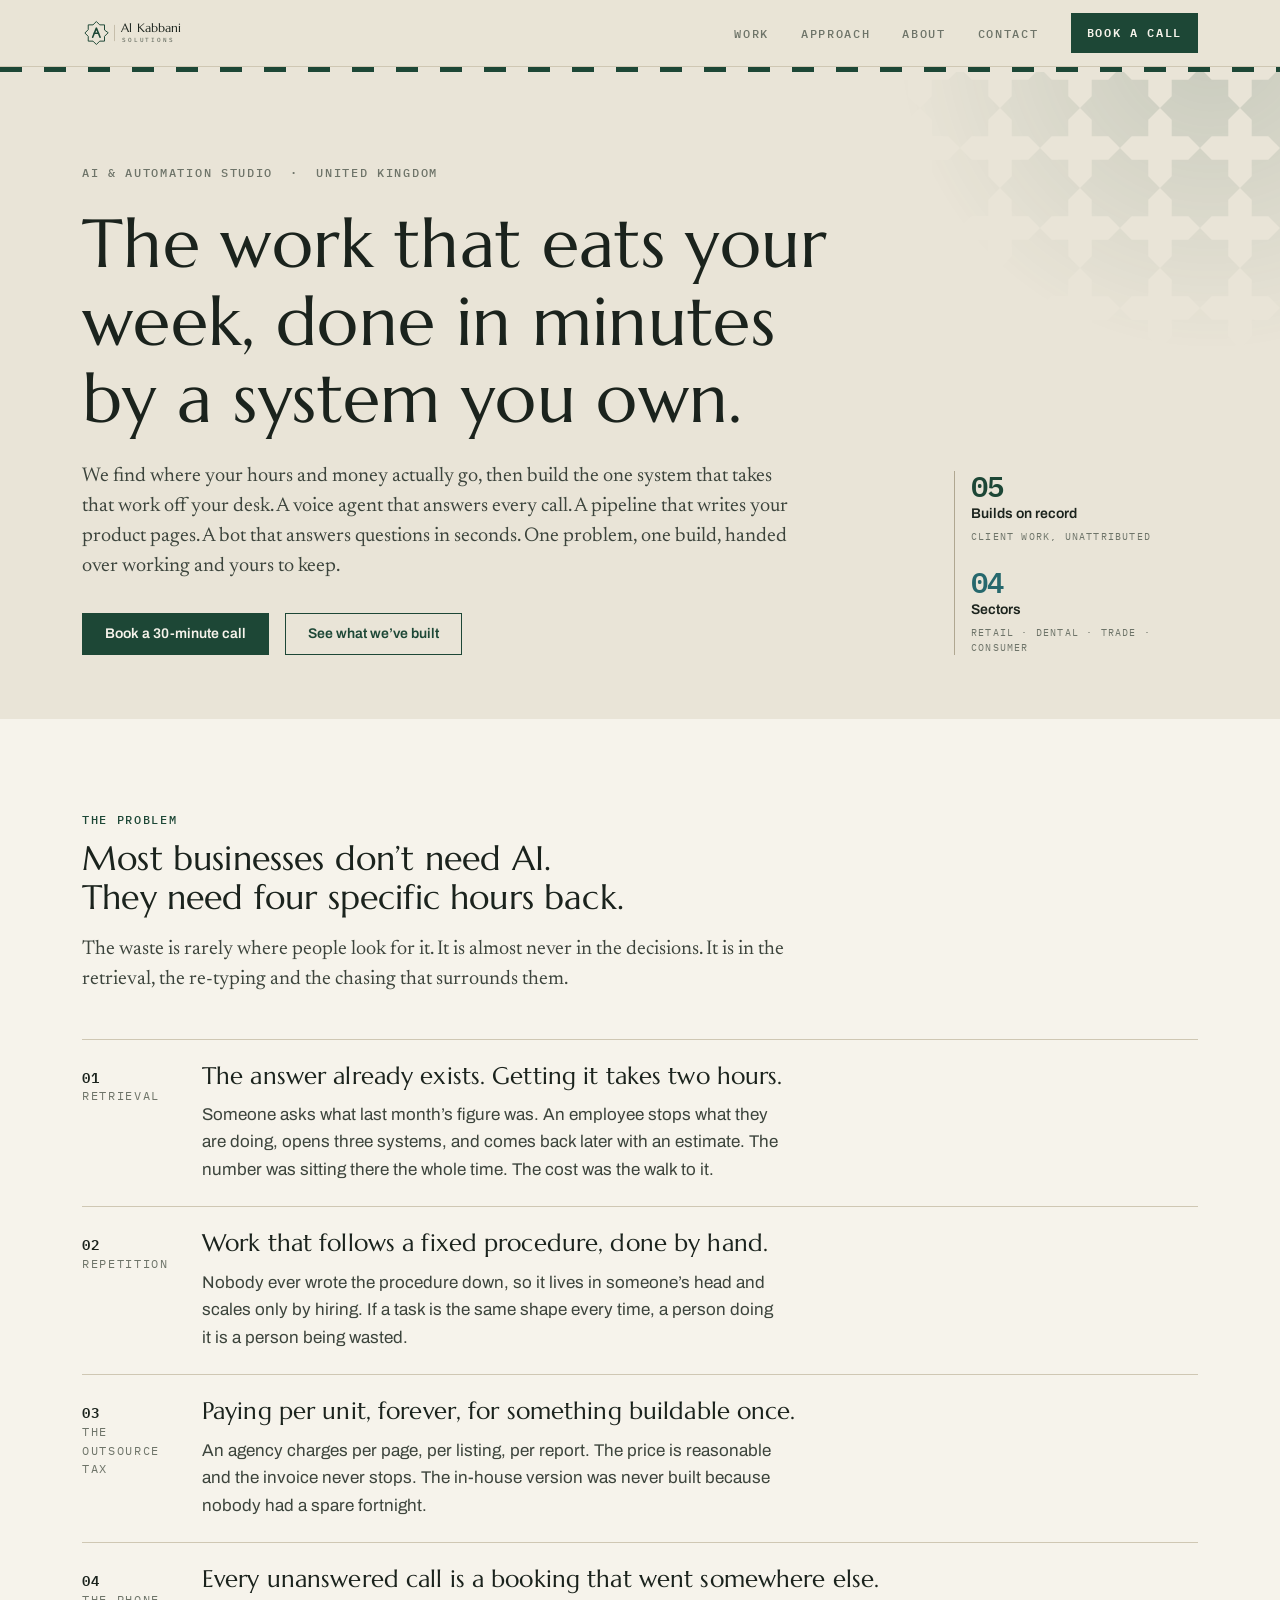
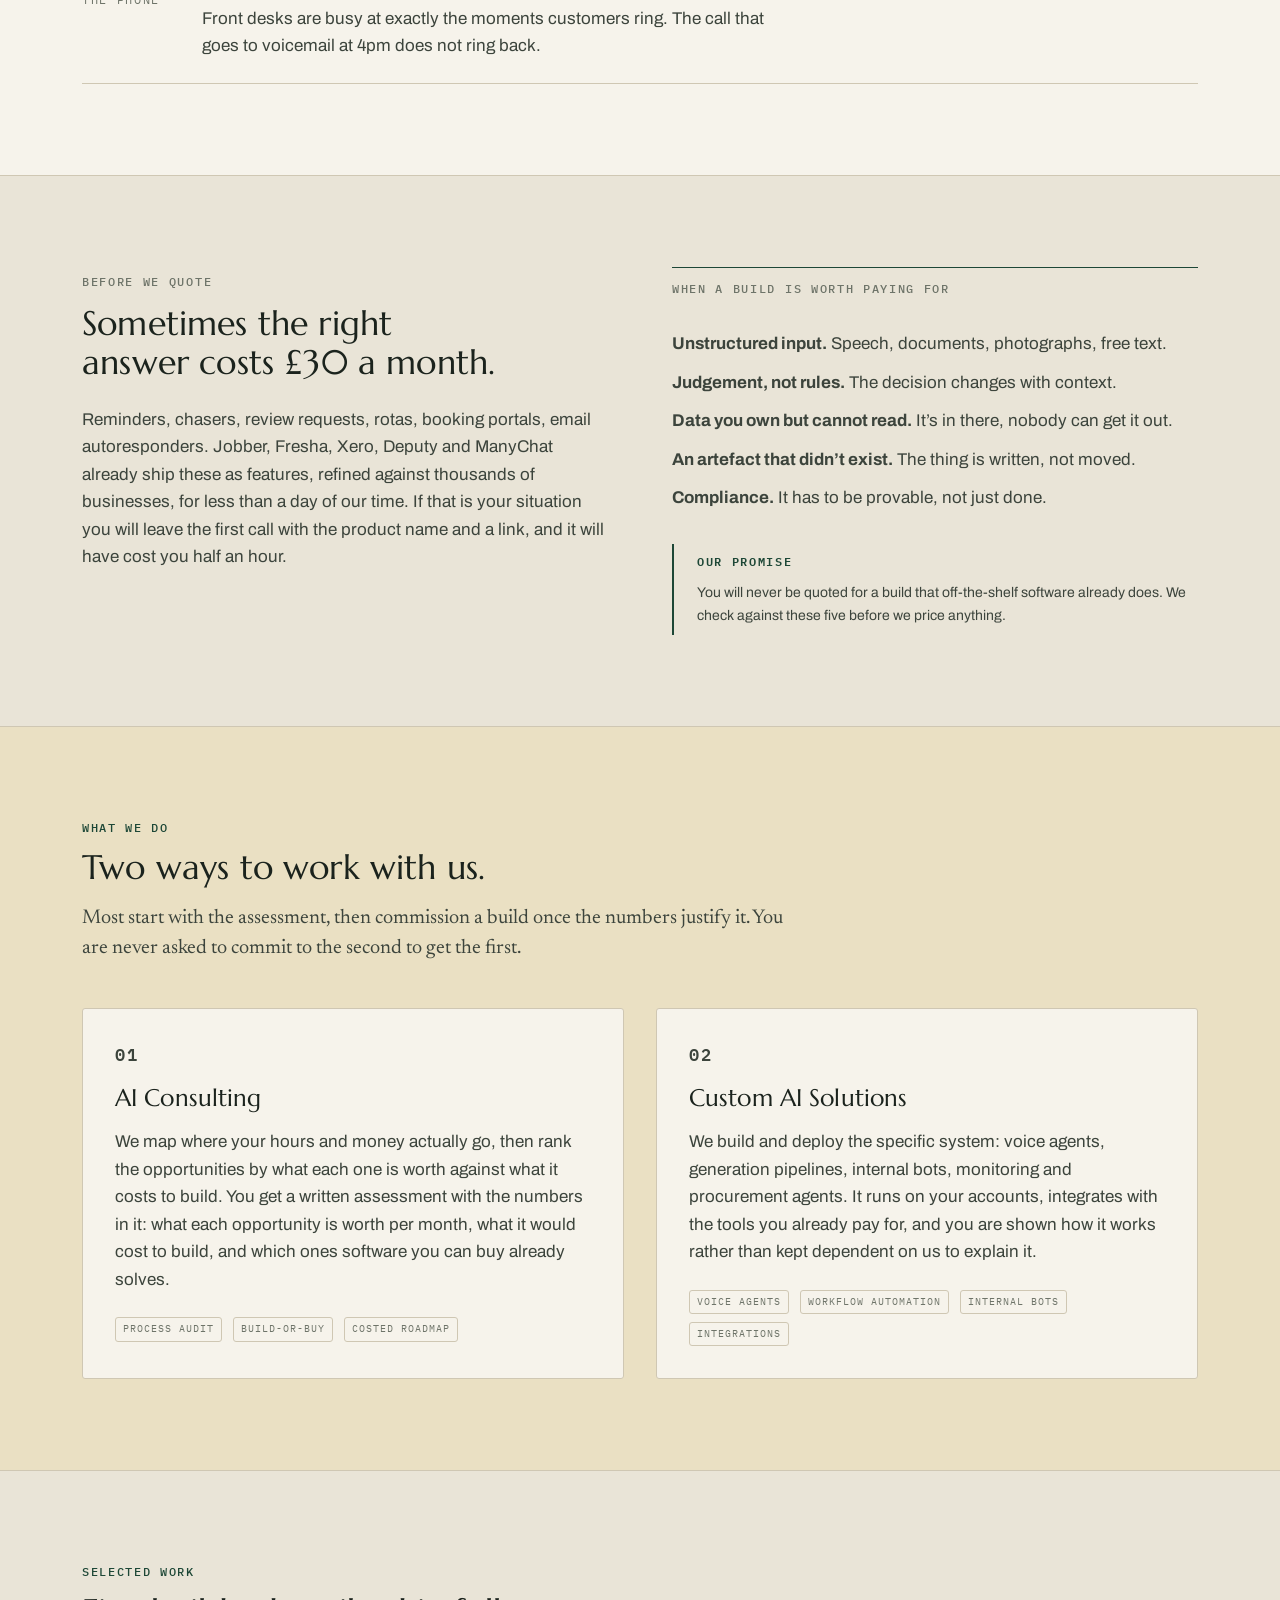
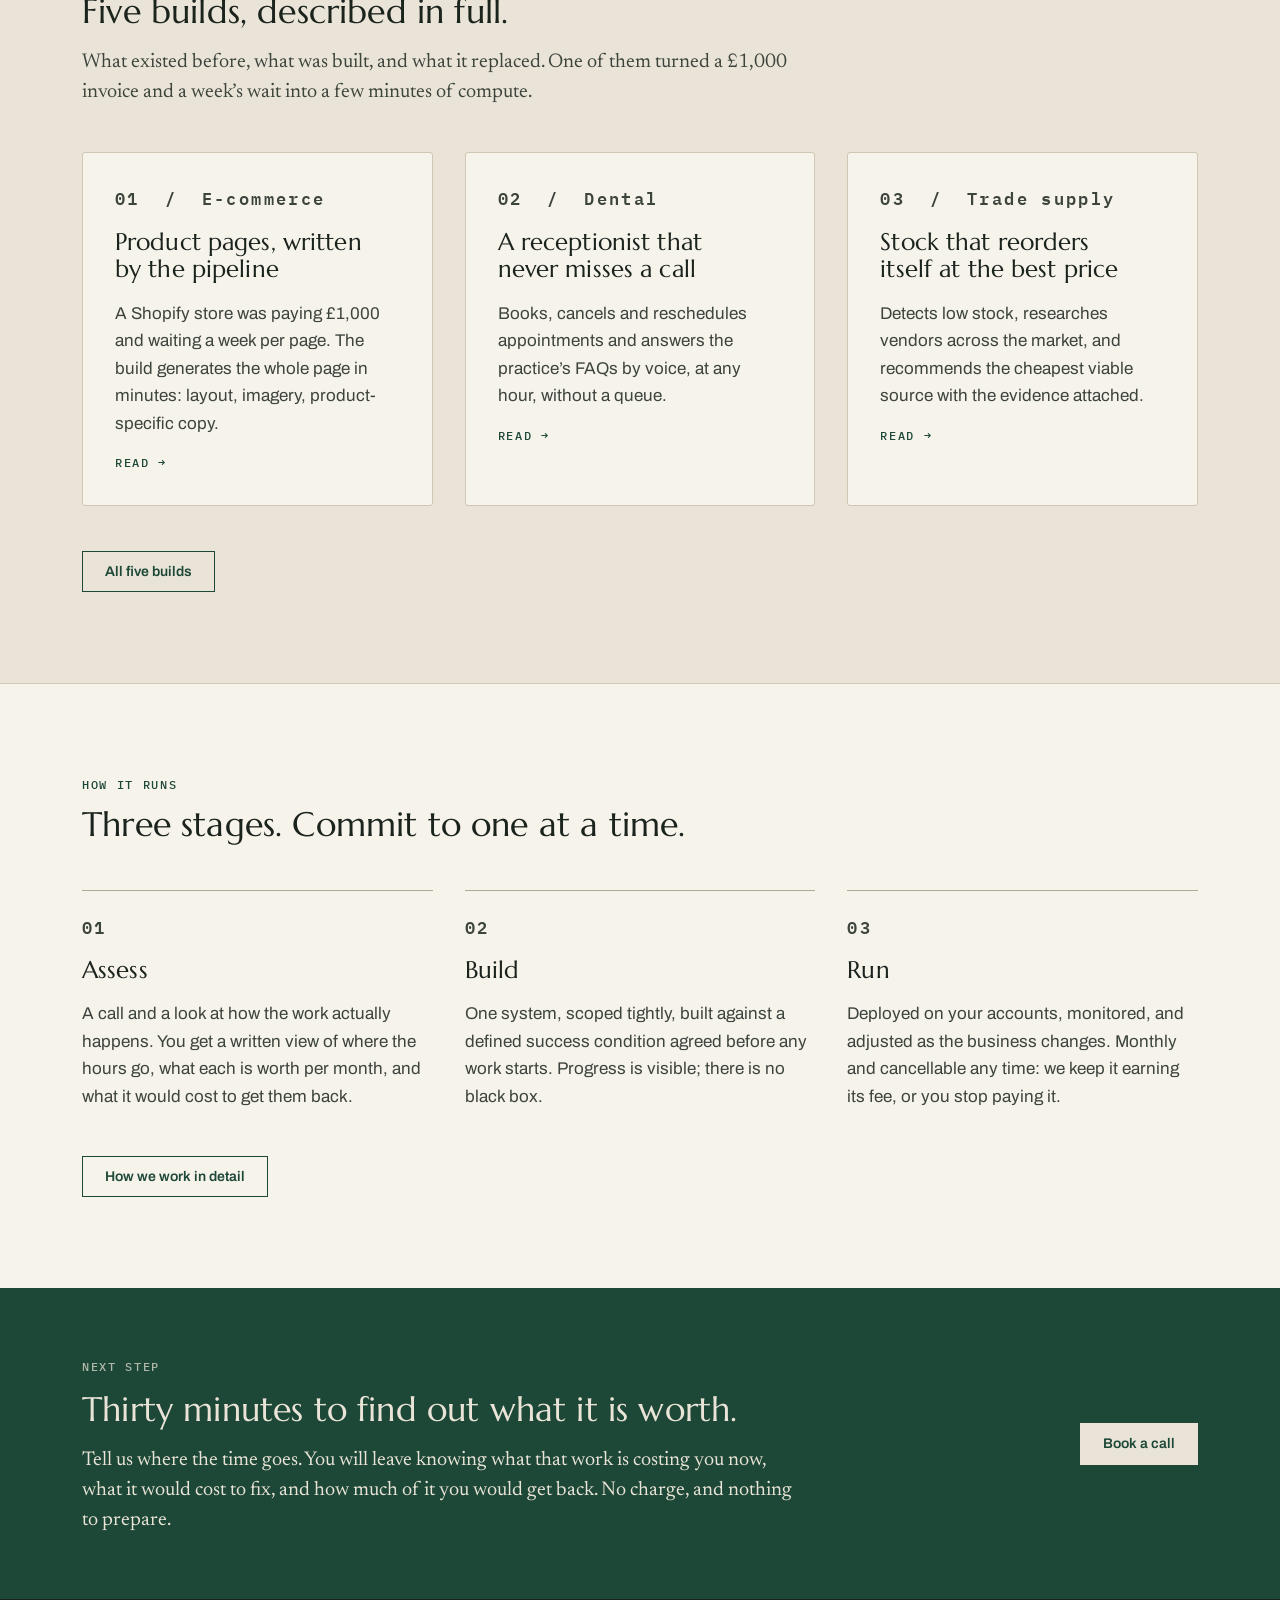
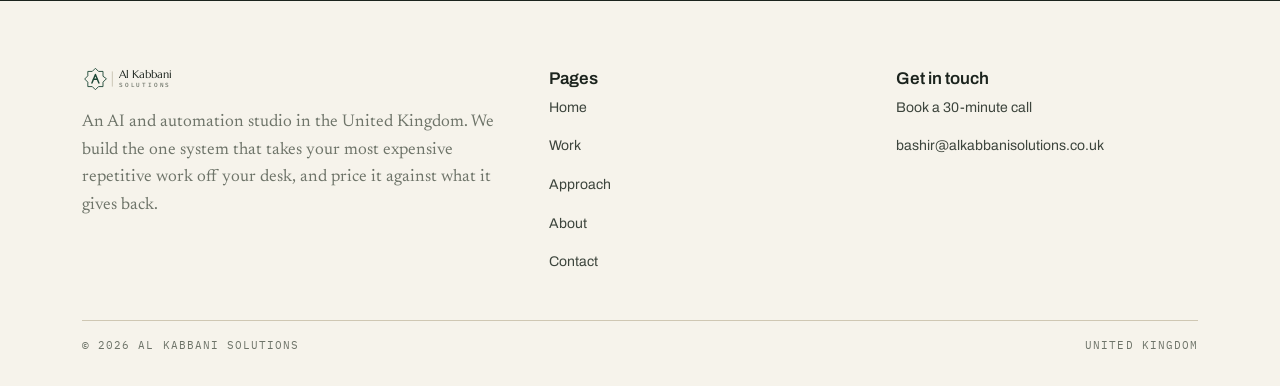
<file: index.html>
<!DOCTYPE html>
<html lang="en-GB">
<head>
<meta charset="UTF-8">
<meta name="viewport" content="width=device-width, initial-scale=1">
<title>Al Kabbani Solutions | AI &amp; Automation Studio</title>
<meta name="description" content="A UK AI and automation studio. We build the one system that takes your most expensive repetitive work off your desk: voice agents, generation pipelines, internal bots. Priced against what it gives back.">
<link rel="canonical" href="https://alkabbanisolutions.co.uk/">

<meta property="og:site_name" content="Al Kabbani Solutions">
<meta property="og:title" content="Al Kabbani Solutions | AI &amp; Automation Studio">
<meta property="og:description" content="A UK AI and automation studio. We build the one system that takes your most expensive repetitive work off your desk: voice agents, generation pipelines, internal bots. Priced against what it gives back.">
<meta property="og:type" content="website">
<meta property="og:url" content="https://alkabbanisolutions.co.uk/">
<meta name="twitter:card" content="summary">
<meta name="twitter:title" content="Al Kabbani Solutions | AI &amp; Automation Studio">
<meta name="twitter:description" content="A UK AI and automation studio. We build the one system that takes your most expensive repetitive work off your desk: voice agents, generation pipelines, internal bots. Priced against what it gives back.">

<link rel="icon" type="image/svg+xml" href="/images/favicon.svg">
<link rel="preconnect" href="https://fonts.googleapis.com">
<link rel="preconnect" href="https://fonts.gstatic.com" crossorigin>
<link rel="stylesheet" href="https://fonts.googleapis.com/css2?family=Archivo:ital,wdth,wght@0,62..125,400..700;1,62..125,400..700&family=IBM+Plex+Mono:wght@400;500;600&family=Marcellus&family=Newsreader:ital,opsz,wght@0,6..72,300..500;1,6..72,300..500&display=swap">
<link rel="stylesheet" href="/css/tokens.css">
<link rel="stylesheet" href="/css/style.css">

<!-- Meta Pixel Code -->
<script>
!function(f,b,e,v,n,t,s)
{if(f.fbq)return;n=f.fbq=function(){n.callMethod?
n.callMethod.apply(n,arguments):n.queue.push(arguments)};
if(!f._fbq)f._fbq=n;n.push=n;n.loaded=!0;n.version='2.0';
n.queue=[];t=b.createElement(e);t.async=!0;
t.src=v;s=b.getElementsByTagName(e)[0];
s.parentNode.insertBefore(t,s)}(window, document,'script',
'https://connect.facebook.net/en_US/fbevents.js');
fbq('init', '1883435145589844');
fbq('track', 'PageView');
</script>
<noscript><img height="1" width="1" style="display:none"
src="https://www.facebook.com/tr?id=1883435145589844&ev=PageView&noscript=1" alt=""/></noscript>
<!-- End Meta Pixel Code -->
</head>
<body>
<a href="#main" class="skip-link">Skip to content</a>

<header class="site-header" id="header">
  <nav class="nav wrap" aria-label="Primary">
    <a href="/" class="nav__logo" aria-label="Al Kabbani Solutions, home">
      <svg class="logo nav__logo-img" viewBox="0 0 296 48" role="img" aria-label="Al Kabbani Solutions">
        <g transform="translate(23 24) scale(0.46)" fill="none" stroke="var(--cypress)"
           stroke-linecap="round" stroke-linejoin="round">
          <polygon stroke-width="3.4" points="40,0 28.29,11.71 28.29,28.29 11.71,28.29 0,40 -11.71,28.29 -28.29,28.29 -28.29,11.71 -40,0 -28.29,-11.71 -28.29,-28.29 -11.71,-28.29 0,-40 11.71,-28.29 28.29,-28.29 28.29,-11.71"/>
          <path stroke-width="5.4" d="M-13 15 L0 -17 L13 15"/>
          <line stroke-width="5.4" x1="-7.4" y1="1.2" x2="7.4" y2="1.2"/>
        </g>
        <line x1="52" y1="11" x2="52" y2="37" stroke="var(--rule-firm)" stroke-width="1"/>
        <text class="logo__name" x="63" y="23">Al Kabbani</text>
        <text class="logo__sub"  x="63.5" y="38">SOLUTIONS</text>
      </svg>
    </a>
    <button class="nav__toggle" id="nav-toggle" aria-expanded="false" aria-controls="nav-menu" aria-label="Menu">
      <span></span>
    </button>
    <div class="nav__menu" id="nav-menu">
      <ul class="nav__list">
        <li><a href="/work/"     class="nav__link" >Work</a></li>
        <li><a href="/approach/" class="nav__link" >Approach</a></li>
        <li><a href="/about/"    class="nav__link" >About</a></li>
        <li><a href="/contact/"  class="nav__link" >Contact</a></li>
      </ul>
      <a href="/contact/" class="nav__cta">Book a call</a>
    </div>
  </nav>
</header>

<main id="main">
  <div class="ablaq band" aria-hidden="true"></div>

  <!-- ============================ HERO ============================ -->
  <section class="hero">
    <div class="hero__zellij" aria-hidden="true"><div class="zellij"></div></div>
    <div class="wrap hero__inner">
      <div>
        <p class="eyebrow hero__eyebrow">AI &amp; Automation Studio &nbsp;·&nbsp; United Kingdom</p>
        <h1>The work that eats your week, done in minutes by a system you own.</h1>
        <p class="lede">We find where your hours and money actually go, then build the one system that
          takes that work off your desk. A voice agent that answers every call. A pipeline that
          writes your product pages. A bot that answers questions in seconds. One problem, one
          build, handed over working and yours to keep.</p>
        <div class="hero__actions">
          <a href="/contact/" class="btn">Book a 30-minute call</a>
          <a href="/work/" class="btn btn--quiet">See what we&rsquo;ve built</a>
        </div>
      </div>
      <div class="hero__figs">
        <div class="figure cypress">
          <p class="fig-n">05</p>
          <p class="fig-l">Builds on record</p>
          <p class="fig-s">Client work, unattributed</p>
        </div>
        <div class="figure turquoise">
          <p class="fig-n">04</p>
          <p class="fig-l">Sectors</p>
          <p class="fig-s">Retail · Dental · Trade · Consumer</p>
        </div>
      </div>
    </div>
  </section>

  <!-- ============================ THE PROBLEM ============================ -->
  <section class="section section--surface">
    <div class="wrap">
      <div class="head">
        <span class="eyebrow">The problem</span>
        <h2>Most businesses don&rsquo;t need AI. They need four specific hours back.</h2>
        <p class="lede">The waste is rarely where people look for it. It is almost never in the
          decisions. It is in the retrieval, the re-typing and the chasing that surrounds them.</p>
      </div>

      <ol class="stack">
        <li>
          <div class="rail"><b>01</b>Retrieval</div>
          <div>
            <h3>The answer already exists. Getting it takes two hours.</h3>
            <p>Someone asks what last month&rsquo;s figure was. An employee stops what they are
              doing, opens three systems, and comes back later with an estimate. The number was
              sitting there the whole time. The cost was the walk to it.</p>
          </div>
        </li>
        <li>
          <div class="rail"><b>02</b>Repetition</div>
          <div>
            <h3>Work that follows a fixed procedure, done by hand.</h3>
            <p>Nobody ever wrote the procedure down, so it lives in someone&rsquo;s head and scales
              only by hiring. If a task is the same shape every time, a person doing it is a person
              being wasted.</p>
          </div>
        </li>
        <li>
          <div class="rail"><b>03</b>The outsource tax</div>
          <div>
            <h3>Paying per unit, forever, for something buildable once.</h3>
            <p>An agency charges per page, per listing, per report. The price is reasonable and the
              invoice never stops. The in-house version was never built because nobody had a
              spare fortnight.</p>
          </div>
        </li>
        <li>
          <div class="rail"><b>04</b>The phone</div>
          <div>
            <h3>Every unanswered call is a booking that went somewhere else.</h3>
            <p>Front desks are busy at exactly the moments customers ring. The call that goes to
              voicemail at 4pm does not ring back.</p>
          </div>
        </li>
      </ol>
    </div>
  </section>

  <!-- ============================ THE FILTER ============================ -->
  <section class="section">
    <div class="wrap">
      <div class="grid grid--2" style="gap:var(--s7)">
        <div>
          <span class="eyebrow">Before we quote</span>
          <h2 style="margin:var(--s2) 0 var(--s4)">Sometimes the right answer costs &pound;30 a month.</h2>
          <p class="prose">Reminders, chasers, review requests, rotas, booking portals, email
            autoresponders. Jobber, Fresha, Xero, Deputy and ManyChat already ship these as
            features, refined against thousands of businesses, for less than a day of our time.
            If that is your situation you will leave the first call with the product name and a
            link, and it will have cost you half an hour.</p>
        </div>
        <div>
          <div class="ruled"><span class="eyebrow">When a build is worth paying for</span></div>
          <ul class="prose" style="gap:var(--s2)">
            <li><strong>Unstructured input.</strong> Speech, documents, photographs, free text.</li>
            <li><strong>Judgement, not rules.</strong> The decision changes with context.</li>
            <li><strong>Data you own but cannot read.</strong> It&rsquo;s in there, nobody can get it out.</li>
            <li><strong>An artefact that didn&rsquo;t exist.</strong> The thing is written, not moved.</li>
            <li><strong>Compliance.</strong> It has to be provable, not just done.</li>
          </ul>
          <div class="note note--cypress" style="margin-top:var(--s5)">
            <b>Our promise</b>
            <p>You will never be quoted for a build that off-the-shelf software already does.
              We check against these five before we price anything.</p>
          </div>
        </div>
      </div>
    </div>
  </section>

  <!-- ============================ WHAT WE DO ============================ -->
  <section class="section section--tint">
    <div class="wrap">
      <div class="head">
        <span class="eyebrow">What we do</span>
        <h2>Two ways to work with us.</h2>
        <p class="lede">Most start with the assessment, then commission a build once the numbers
          justify it. You are never asked to commit to the second to get the first.</p>
      </div>
      <div class="grid grid--2">
        <div class="card">
          <p class="card__n">01</p>
          <h3>AI Consulting</h3>
          <p>We map where your hours and money actually go, then rank the opportunities by what
            each one is worth against what it costs to build. You get a written assessment with
            the numbers in it: what each opportunity is worth per month, what it would cost to
            build, and which ones software you can buy already solves.</p>
          <div class="tags">
            <span class="tag">Process audit</span><span class="tag">Build-or-buy</span>
            <span class="tag">Costed roadmap</span>
          </div>
        </div>
        <div class="card">
          <p class="card__n">02</p>
          <h3>Custom AI Solutions</h3>
          <p>We build and deploy the specific system: voice agents, generation pipelines, internal
            bots, monitoring and procurement agents. It runs on your accounts, integrates with the
            tools you already pay for, and you are shown how it works rather than kept dependent
            on us to explain it.</p>
          <div class="tags">
            <span class="tag">Voice agents</span><span class="tag">Workflow automation</span>
            <span class="tag">Internal bots</span><span class="tag">Integrations</span>
          </div>
        </div>
      </div>
    </div>
  </section>

  <!-- ============================ WORK PREVIEW ============================ -->
  <section class="section">
    <div class="wrap">
      <div class="head">
        <span class="eyebrow">Selected work</span>
        <h2>Five builds, described in full.</h2>
        <p class="lede">What existed before, what was built, and what it replaced. One of them turned
          a &pound;1,000 invoice and a week&rsquo;s wait into a few minutes of compute.</p>
      </div>
      <div class="grid grid--3">
        <a href="/work/#product-pages" class="card">
          <p class="card__n">01 &nbsp;/&nbsp; E-commerce</p>
          <h3>Product pages, written by the pipeline</h3>
          <p>A Shopify store was paying &pound;1,000 and waiting a week per page. The build
            generates the whole page in minutes: layout, imagery, product-specific copy.</p>
          <span class="eyebrow" style="color:var(--cypress)">Read &rarr;</span>
        </a>
        <a href="/work/#dental-receptionist" class="card">
          <p class="card__n">02 &nbsp;/&nbsp; Dental</p>
          <h3>A receptionist that never misses a call</h3>
          <p>Books, cancels and reschedules appointments and answers the practice&rsquo;s FAQs by
            voice, at any hour, without a queue.</p>
          <span class="eyebrow" style="color:var(--cypress)">Read &rarr;</span>
        </a>
        <a href="/work/#inventory" class="card">
          <p class="card__n">03 &nbsp;/&nbsp; Trade supply</p>
          <h3>Stock that reorders itself at the best price</h3>
          <p>Detects low stock, researches vendors across the market, and recommends the cheapest
            viable source with the evidence attached.</p>
          <span class="eyebrow" style="color:var(--cypress)">Read &rarr;</span>
        </a>
      </div>
      <div class="actions" style="margin-top:var(--s6)">
        <a href="/work/" class="btn btn--quiet">All five builds</a>
      </div>
    </div>
  </section>

  <!-- ============================ APPROACH PREVIEW ============================ -->
  <section class="section section--surface">
    <div class="wrap">
      <div class="head">
        <span class="eyebrow">How it runs</span>
        <h2>Three stages. Commit to one at a time.</h2>
      </div>
      <div class="grid grid--3">
        <div class="card plain">
          <p class="card__n">01</p>
          <h3>Assess</h3>
          <p>A call and a look at how the work actually happens. You get a written view of where the
            hours go, what each is worth per month, and what it would cost to get them back.</p>
        </div>
        <div class="card plain">
          <p class="card__n">02</p>
          <h3>Build</h3>
          <p>One system, scoped tightly, built against a defined success condition agreed before
            any work starts. Progress is visible; there is no black box.</p>
        </div>
        <div class="card plain">
          <p class="card__n">03</p>
          <h3>Run</h3>
          <p>Deployed on your accounts, monitored, and adjusted as the business changes. Monthly and
            cancellable any time: we keep it earning its fee, or you stop paying it.</p>
        </div>
      </div>
      <div class="actions" style="margin-top:var(--s6)">
        <a href="/approach/" class="btn btn--quiet">How we work in detail</a>
      </div>
    </div>
  </section>

  <!-- ============================ CTA ============================ -->
  <section class="section section--tight cta">
    <div class="wrap cta__inner">
      <div>
        <span class="eyebrow">Next step</span>
        <h2 style="margin:var(--s2) 0 var(--s3)">Thirty minutes to find out what it is worth.</h2>
        <p class="lede" style="margin:0">Tell us where the time goes. You will leave knowing what that
          work is costing you now, what it would cost to fix, and how much of it you would get
          back. No charge, and nothing to prepare.</p>
      </div>
      <div class="actions">
        <a href="/contact/" class="btn">Book a call</a>
      </div>
    </div>
  </section>
</main>

<footer class="site-footer">
  <div class="wrap">
    <div class="footer__top">
      <div>
        <svg class="logo footer__logo-img" viewBox="0 0 296 48" role="img" aria-label="Al Kabbani Solutions">
        <g transform="translate(23 24) scale(0.46)" fill="none" stroke="var(--cypress)"
           stroke-linecap="round" stroke-linejoin="round">
          <polygon stroke-width="3.4" points="40,0 28.29,11.71 28.29,28.29 11.71,28.29 0,40 -11.71,28.29 -28.29,28.29 -28.29,11.71 -40,0 -28.29,-11.71 -28.29,-28.29 -11.71,-28.29 0,-40 11.71,-28.29 28.29,-28.29 28.29,-11.71"/>
          <path stroke-width="5.4" d="M-13 15 L0 -17 L13 15"/>
          <line stroke-width="5.4" x1="-7.4" y1="1.2" x2="7.4" y2="1.2"/>
        </g>
        <line x1="52" y1="11" x2="52" y2="37" stroke="var(--rule-firm)" stroke-width="1"/>
        <text class="logo__name" x="63" y="23">Al Kabbani</text>
        <text class="logo__sub"  x="63.5" y="38">SOLUTIONS</text>
      </svg>
        <p class="footer__tag">An AI and automation studio in the United Kingdom. We build the one
          system that takes your most expensive repetitive work off your desk, and price it against
          what it gives back.</p>
      </div>
      <div>
        <h4>Pages</h4>
        <ul class="footer__list">
          <li><a href="/">Home</a></li>
          <li><a href="/work/">Work</a></li>
          <li><a href="/approach/">Approach</a></li>
          <li><a href="/about/">About</a></li>
          <li><a href="/contact/">Contact</a></li>
        </ul>
      </div>
      <div>
        <h4>Get in touch</h4>
        <ul class="footer__list">
          <li><a href="/contact/">Book a 30-minute call</a></li>
          <li><a href="mailto:bashir@alkabbanisolutions.co.uk">bashir@alkabbanisolutions.co.uk</a></li>
        </ul>
      </div>
    </div>
    <div class="footer__bottom">
      <span>&copy; 2026 Al Kabbani Solutions</span>
      <span>United Kingdom</span>
    </div>
  </div>
</footer>

<script src="/js/main.js"></script>
</body>
</html>
</file>
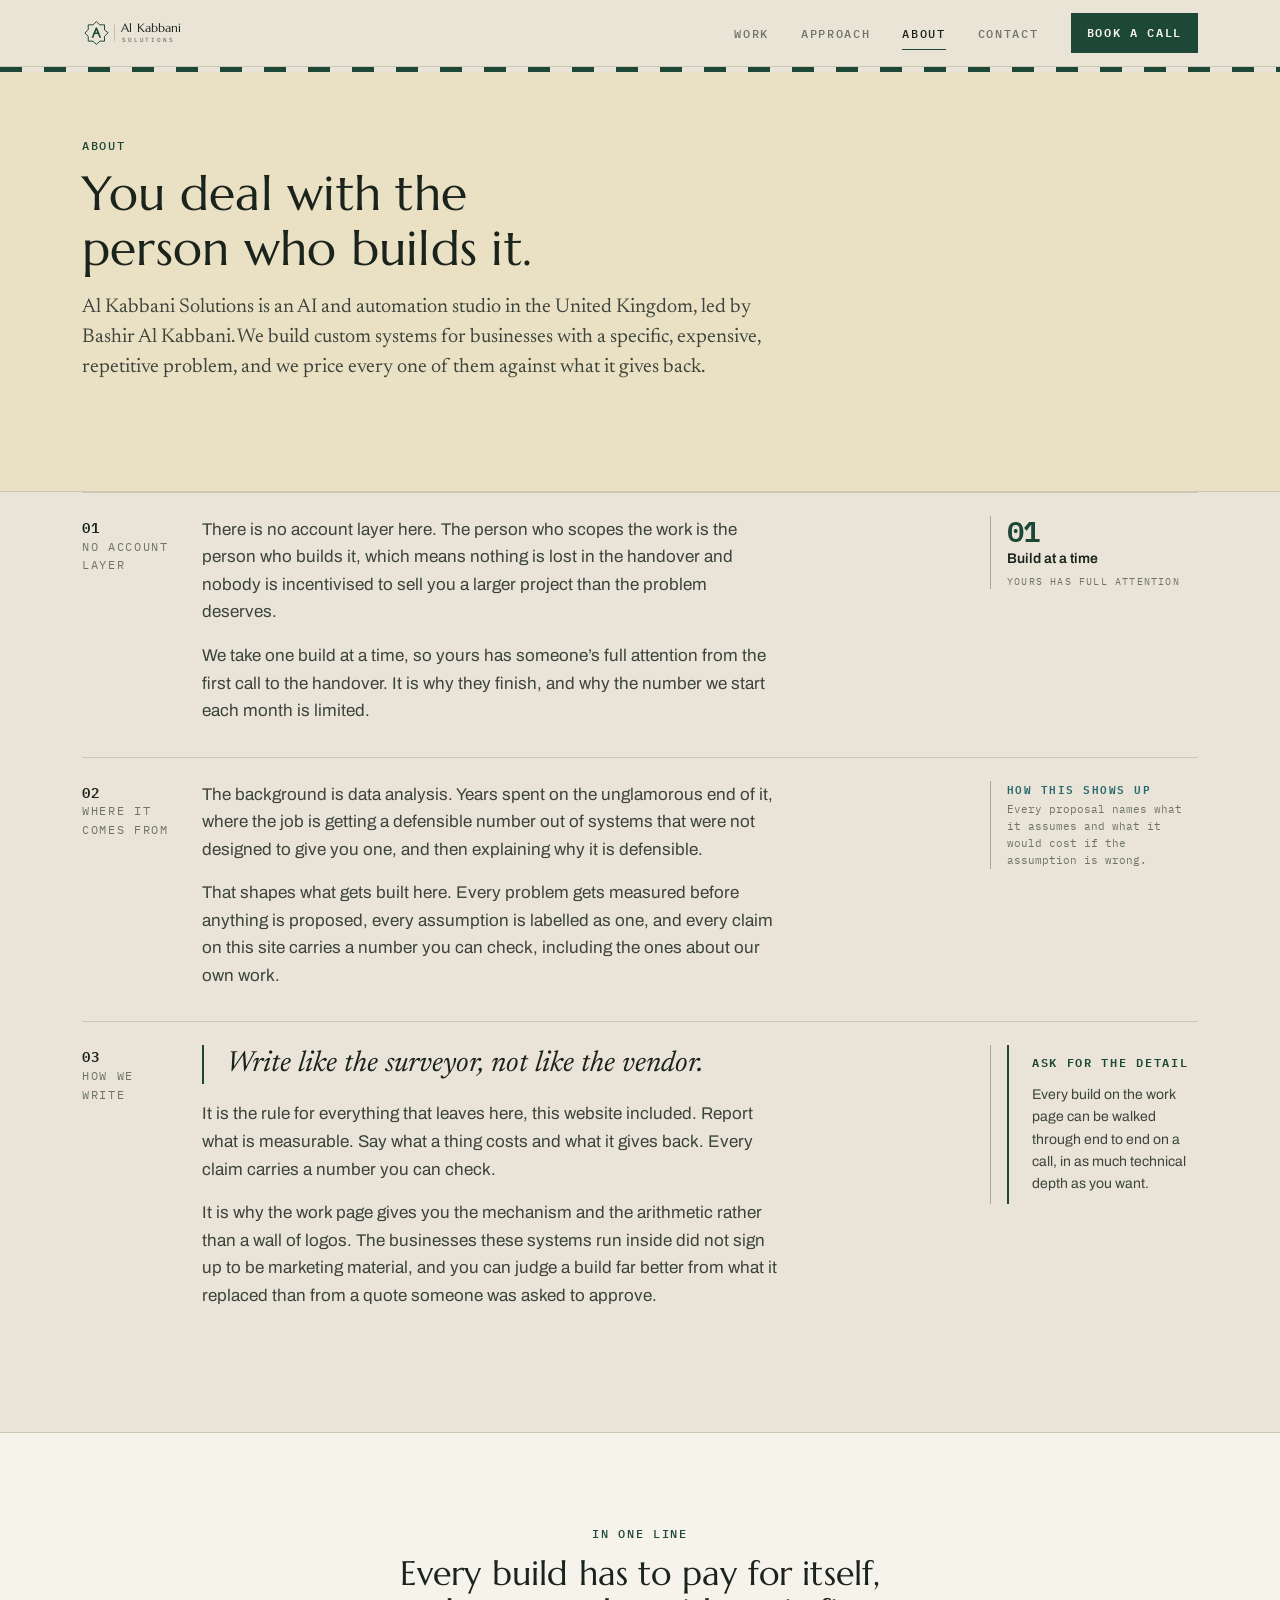
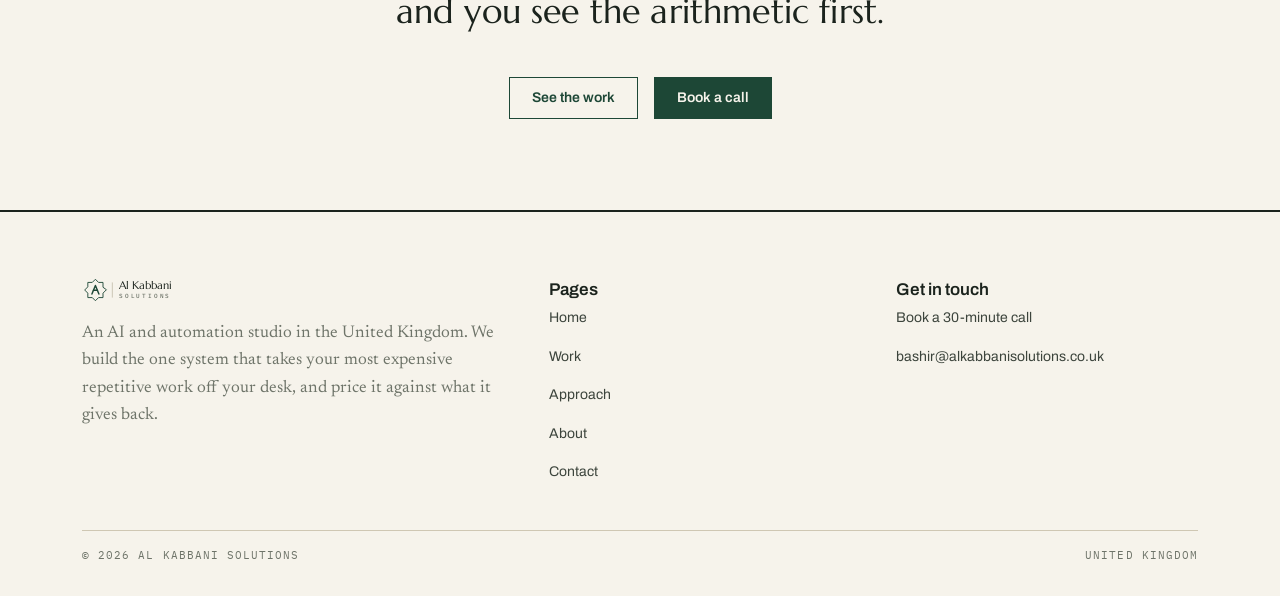
<file: about/index.html>
<!DOCTYPE html>
<html lang="en-GB">
<head>
<meta charset="UTF-8">
<meta name="viewport" content="width=device-width, initial-scale=1">
<title>About | Al Kabbani Solutions</title>
<meta name="description" content="A UK AI and automation studio led by Bashir Al Kabbani. You deal with the person who builds it, one build at a time, priced against what it gives back.">
<link rel="canonical" href="https://alkabbanisolutions.co.uk/about/">

<meta property="og:site_name" content="Al Kabbani Solutions">
<meta property="og:title" content="About | Al Kabbani Solutions">
<meta property="og:description" content="A UK AI and automation studio led by Bashir Al Kabbani. You deal with the person who builds it, one build at a time, priced against what it gives back.">
<meta property="og:type" content="website">
<meta property="og:url" content="https://alkabbanisolutions.co.uk/about/">
<meta name="twitter:card" content="summary">
<meta name="twitter:title" content="About | Al Kabbani Solutions">
<meta name="twitter:description" content="A UK AI and automation studio led by Bashir Al Kabbani. You deal with the person who builds it, one build at a time, priced against what it gives back.">

<link rel="icon" type="image/svg+xml" href="/images/favicon.svg">
<link rel="preconnect" href="https://fonts.googleapis.com">
<link rel="preconnect" href="https://fonts.gstatic.com" crossorigin>
<link rel="stylesheet" href="https://fonts.googleapis.com/css2?family=Archivo:ital,wdth,wght@0,62..125,400..700;1,62..125,400..700&family=IBM+Plex+Mono:wght@400;500;600&family=Marcellus&family=Newsreader:ital,opsz,wght@0,6..72,300..500;1,6..72,300..500&display=swap">
<link rel="stylesheet" href="/css/tokens.css">
<link rel="stylesheet" href="/css/style.css">

<!-- Meta Pixel Code -->
<script>
!function(f,b,e,v,n,t,s)
{if(f.fbq)return;n=f.fbq=function(){n.callMethod?
n.callMethod.apply(n,arguments):n.queue.push(arguments)};
if(!f._fbq)f._fbq=n;n.push=n;n.loaded=!0;n.version='2.0';
n.queue=[];t=b.createElement(e);t.async=!0;
t.src=v;s=b.getElementsByTagName(e)[0];
s.parentNode.insertBefore(t,s)}(window, document,'script',
'https://connect.facebook.net/en_US/fbevents.js');
fbq('init', '1883435145589844');
fbq('track', 'PageView');
</script>
<noscript><img height="1" width="1" style="display:none"
src="https://www.facebook.com/tr?id=1883435145589844&ev=PageView&noscript=1" alt=""/></noscript>
<!-- End Meta Pixel Code -->
</head>
<body>
<a href="#main" class="skip-link">Skip to content</a>

<header class="site-header" id="header">
  <nav class="nav wrap" aria-label="Primary">
    <a href="/" class="nav__logo" aria-label="Al Kabbani Solutions, home">
      <svg class="logo nav__logo-img" viewBox="0 0 296 48" role="img" aria-label="Al Kabbani Solutions">
        <g transform="translate(23 24) scale(0.46)" fill="none" stroke="var(--cypress)"
           stroke-linecap="round" stroke-linejoin="round">
          <polygon stroke-width="3.4" points="40,0 28.29,11.71 28.29,28.29 11.71,28.29 0,40 -11.71,28.29 -28.29,28.29 -28.29,11.71 -40,0 -28.29,-11.71 -28.29,-28.29 -11.71,-28.29 0,-40 11.71,-28.29 28.29,-28.29 28.29,-11.71"/>
          <path stroke-width="5.4" d="M-13 15 L0 -17 L13 15"/>
          <line stroke-width="5.4" x1="-7.4" y1="1.2" x2="7.4" y2="1.2"/>
        </g>
        <line x1="52" y1="11" x2="52" y2="37" stroke="var(--rule-firm)" stroke-width="1"/>
        <text class="logo__name" x="63" y="23">Al Kabbani</text>
        <text class="logo__sub"  x="63.5" y="38">SOLUTIONS</text>
      </svg>
    </a>
    <button class="nav__toggle" id="nav-toggle" aria-expanded="false" aria-controls="nav-menu" aria-label="Menu">
      <span></span>
    </button>
    <div class="nav__menu" id="nav-menu">
      <ul class="nav__list">
        <li><a href="/work/"     class="nav__link" >Work</a></li>
        <li><a href="/approach/" class="nav__link" >Approach</a></li>
        <li><a href="/about/"    class="nav__link" aria-current="page">About</a></li>
        <li><a href="/contact/"  class="nav__link" >Contact</a></li>
      </ul>
      <a href="/contact/" class="nav__cta">Book a call</a>
    </div>
  </nav>
</header>

<main id="main">
  <div class="ablaq band" aria-hidden="true"></div>

  <section class="section section--tight section--tint">
    <div class="wrap">
      <div class="head">
        <span class="eyebrow">About</span>
        <h2 style="font-size:var(--t7)">You deal with the person who builds it.</h2>
        <p class="lede">Al Kabbani Solutions is an AI and automation studio in the United Kingdom, led
          by Bashir Al Kabbani. We build custom systems for businesses with a specific, expensive,
          repetitive problem, and we price every one of them against what it gives back.</p>
      </div>
    </div>
  </section>

  <section class="section" style="padding-top:0">
    <div class="wrap">
      <div class="row">
        <div class="rail"><b>01</b>No account layer</div>
        <div class="arg">
          <p>There is no account layer here. The person who scopes the work is the person who
            builds it, which means nothing is lost in the handover and nobody is incentivised to
            sell you a larger project than the problem deserves.</p>
          <p>We take one build at a time, so yours has someone&rsquo;s full attention from the
            first call to the handover. It is why they finish, and why the number we start each
            month is limited.</p>
        </div>
        <div class="fig">
          <div class="figure cypress">
            <p class="fig-n">01</p>
            <p class="fig-l">Build at a time</p>
            <p class="fig-s">Yours has full attention</p>
          </div>
        </div>
      </div>

      <div class="row">
        <div class="rail"><b>02</b>Where it comes from</div>
        <div class="arg">
          <p>The background is data analysis. Years spent on the unglamorous end of it,
            where the job is getting a defensible number out of systems that were not designed to
            give you one, and then explaining why it is defensible.</p>
          <p>That shapes what gets built here. Every problem gets measured before anything is
            proposed, every assumption is labelled as one, and every claim on this site carries a
            number you can check, including the ones about our own work.</p>
        </div>
        <div class="fig">
          <div class="gloss source">
            <b>How this shows up</b>
            Every proposal names what it assumes and what it would cost if the assumption is wrong.
          </div>
        </div>
      </div>

      <div class="row">
        <div class="rail"><b>03</b>How we write</div>
        <div class="arg">
          <p class="pull">Write like the surveyor, not like the vendor.</p>
          <p>It is the rule for everything that leaves here, this website included. Report what is
            measurable. Say what a thing costs and what it gives back. Every claim carries a number
            you can check.</p>
          <p>It is why the work page gives you the mechanism and the arithmetic rather than a
            wall of logos. The businesses these systems run inside did not sign up to be marketing
            material, and you can judge a build far better from what it replaced than from a quote
            someone was asked to approve.</p>
        </div>
        <div class="fig">
          <div class="note note--cypress">
            <b>Ask for the detail</b>
            <p>Every build on the work page can be walked through end to end on a call, in as much
              technical depth as you want.</p>
          </div>
        </div>
      </div>
    </div>
  </section>

  <section class="section section--surface">
    <div class="wrap">
      <div class="head head--center">
        <span class="eyebrow">In one line</span>
        <h2>Every build has to pay for itself, and you see the arithmetic first.</h2>
      </div>
      <div class="actions" style="justify-content:center">
        <a href="/work/" class="btn btn--quiet">See the work</a>
        <a href="/contact/" class="btn">Book a call</a>
      </div>
    </div>
  </section>
</main>

<footer class="site-footer">
  <div class="wrap">
    <div class="footer__top">
      <div>
        <svg class="logo footer__logo-img" viewBox="0 0 296 48" role="img" aria-label="Al Kabbani Solutions">
        <g transform="translate(23 24) scale(0.46)" fill="none" stroke="var(--cypress)"
           stroke-linecap="round" stroke-linejoin="round">
          <polygon stroke-width="3.4" points="40,0 28.29,11.71 28.29,28.29 11.71,28.29 0,40 -11.71,28.29 -28.29,28.29 -28.29,11.71 -40,0 -28.29,-11.71 -28.29,-28.29 -11.71,-28.29 0,-40 11.71,-28.29 28.29,-28.29 28.29,-11.71"/>
          <path stroke-width="5.4" d="M-13 15 L0 -17 L13 15"/>
          <line stroke-width="5.4" x1="-7.4" y1="1.2" x2="7.4" y2="1.2"/>
        </g>
        <line x1="52" y1="11" x2="52" y2="37" stroke="var(--rule-firm)" stroke-width="1"/>
        <text class="logo__name" x="63" y="23">Al Kabbani</text>
        <text class="logo__sub"  x="63.5" y="38">SOLUTIONS</text>
      </svg>
        <p class="footer__tag">An AI and automation studio in the United Kingdom. We build the one
          system that takes your most expensive repetitive work off your desk, and price it against
          what it gives back.</p>
      </div>
      <div>
        <h4>Pages</h4>
        <ul class="footer__list">
          <li><a href="/">Home</a></li>
          <li><a href="/work/">Work</a></li>
          <li><a href="/approach/">Approach</a></li>
          <li><a href="/about/">About</a></li>
          <li><a href="/contact/">Contact</a></li>
        </ul>
      </div>
      <div>
        <h4>Get in touch</h4>
        <ul class="footer__list">
          <li><a href="/contact/">Book a 30-minute call</a></li>
          <li><a href="mailto:bashir@alkabbanisolutions.co.uk">bashir@alkabbanisolutions.co.uk</a></li>
        </ul>
      </div>
    </div>
    <div class="footer__bottom">
      <span>&copy; 2026 Al Kabbani Solutions</span>
      <span>United Kingdom</span>
    </div>
  </div>
</footer>

<script src="/js/main.js"></script>
</body>
</html>
</file>
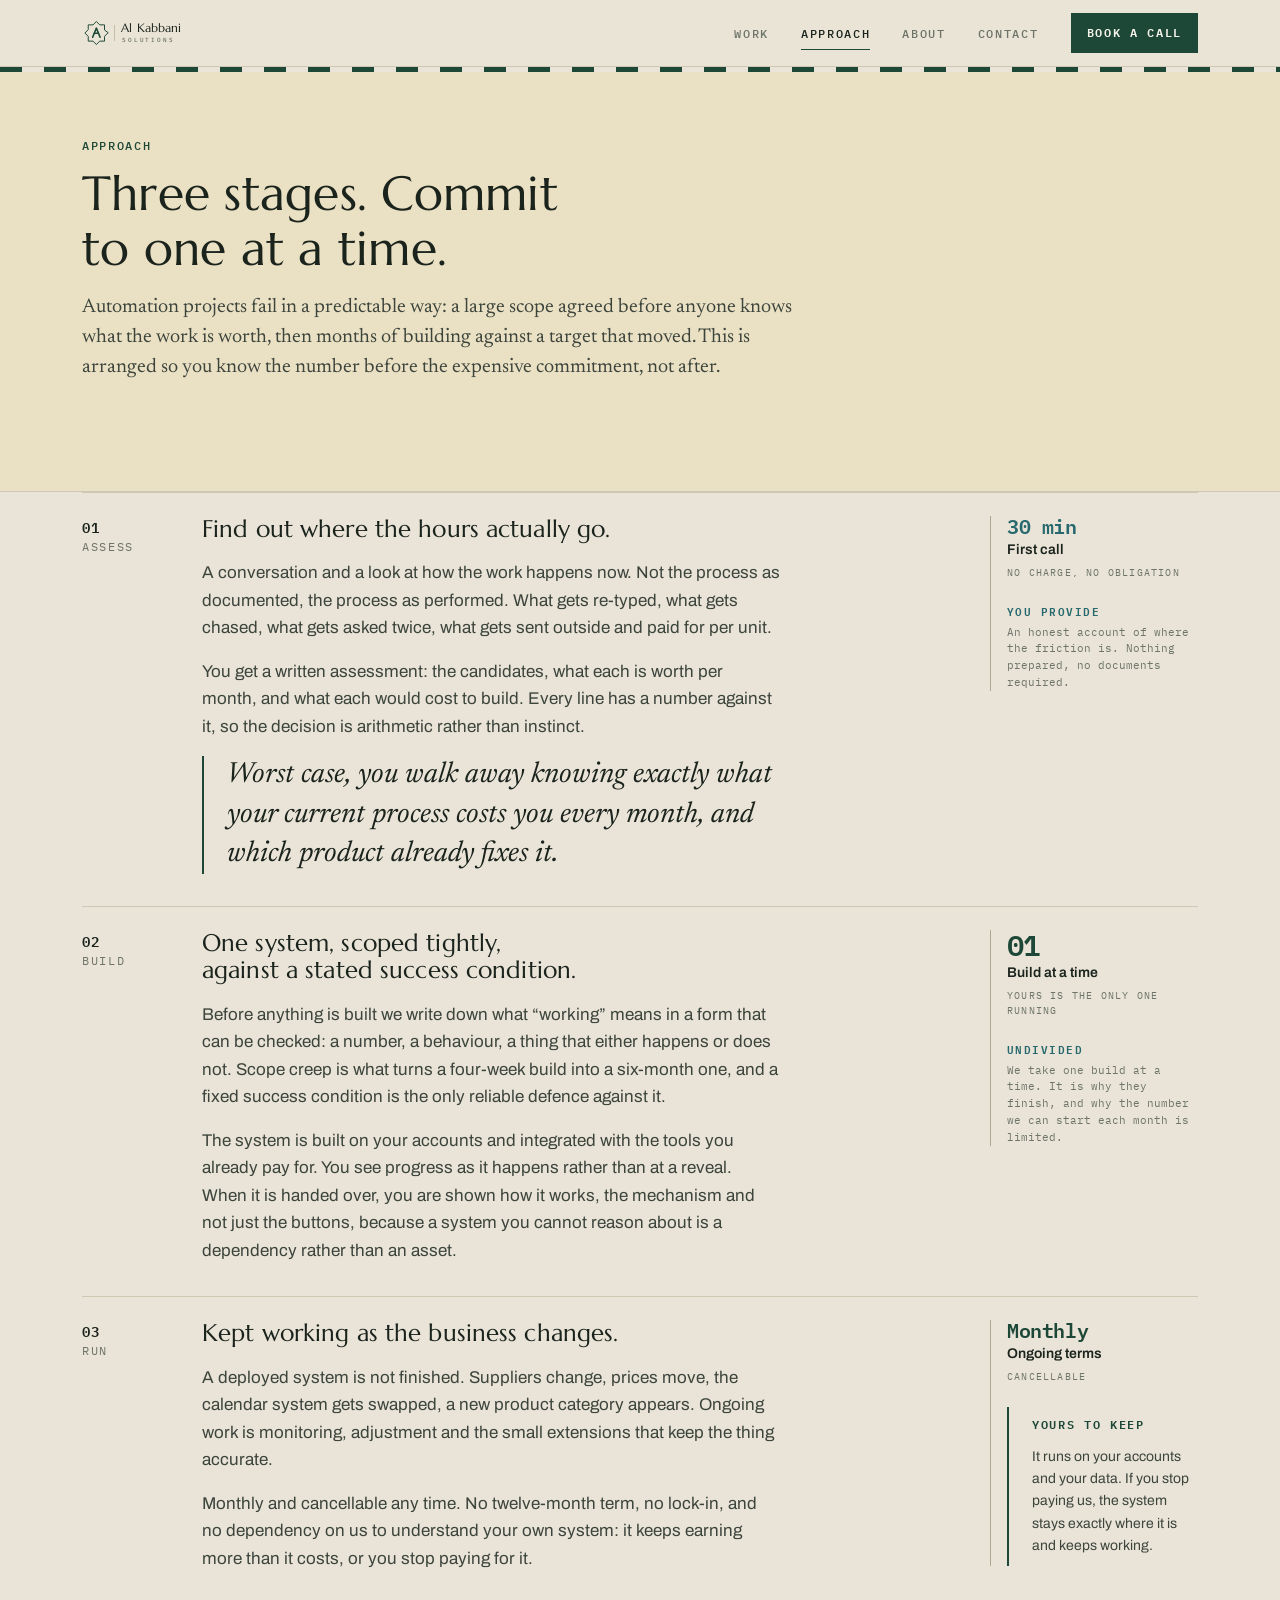
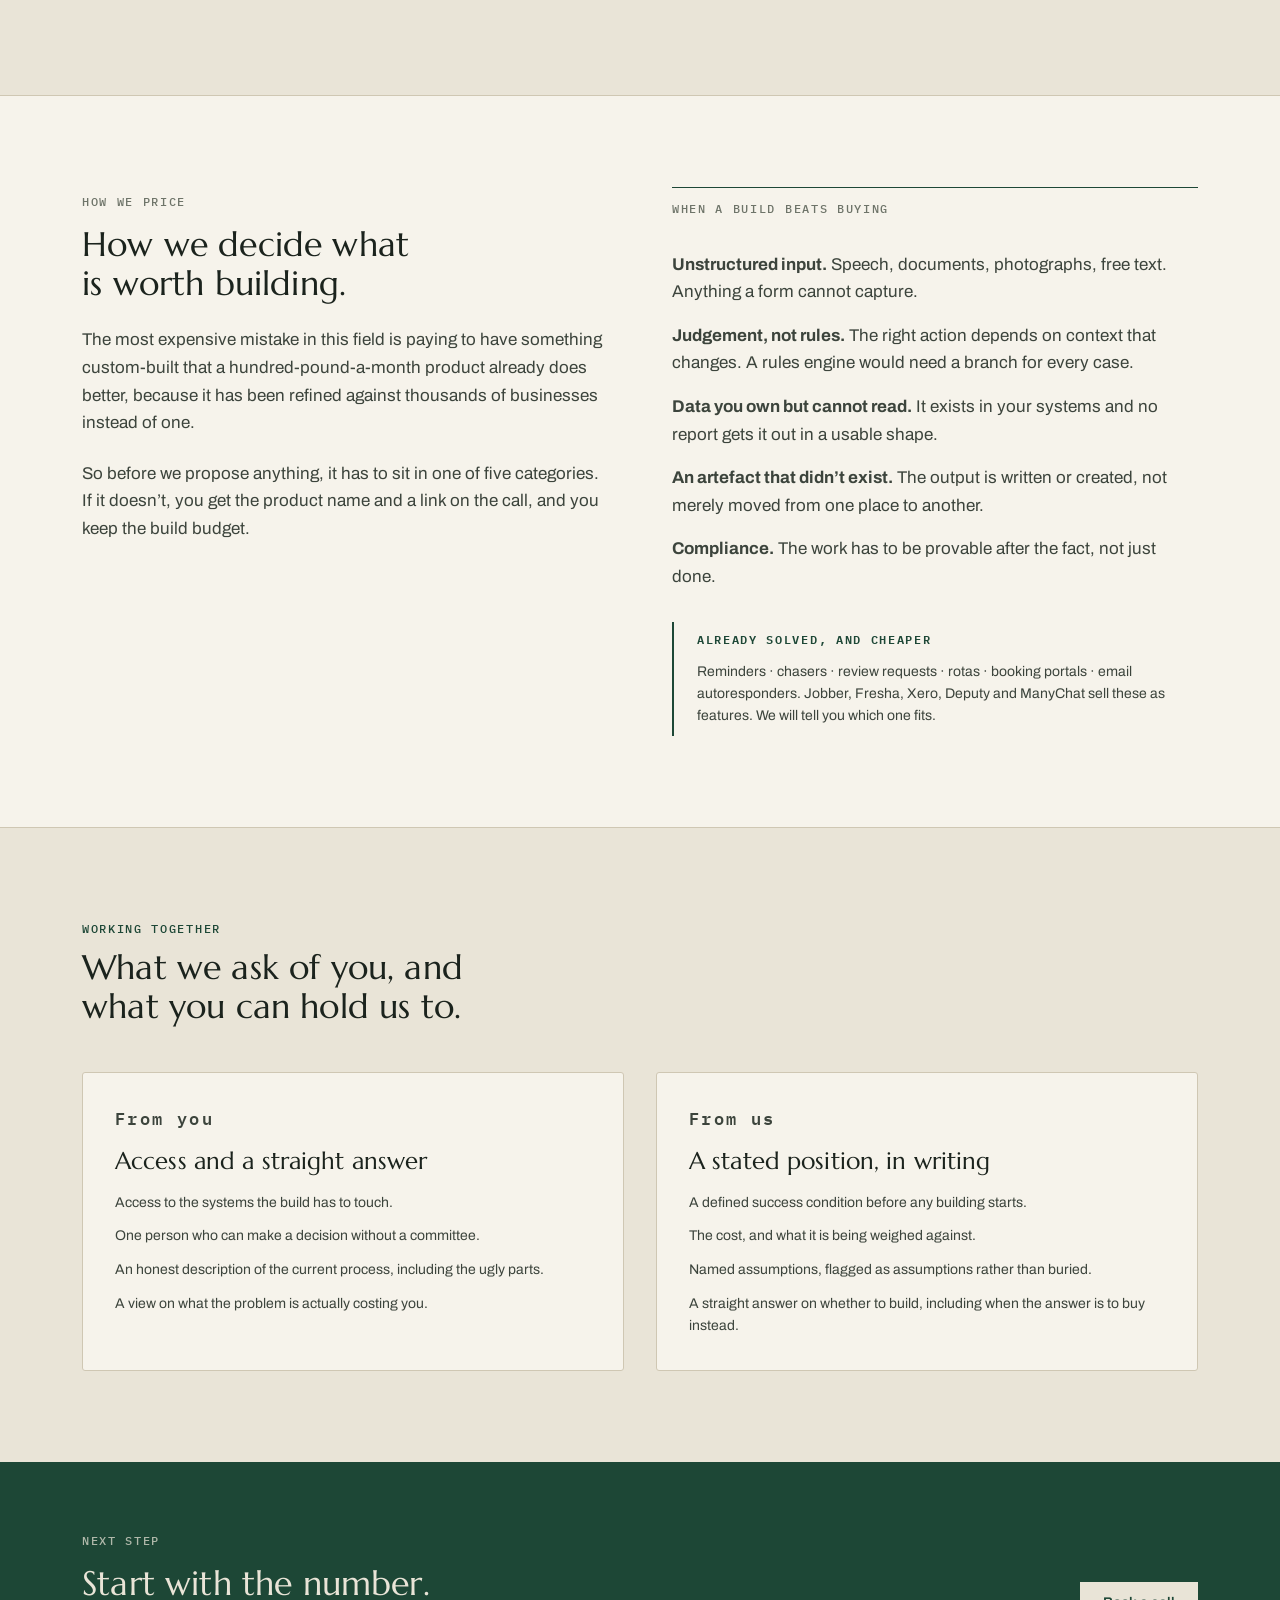
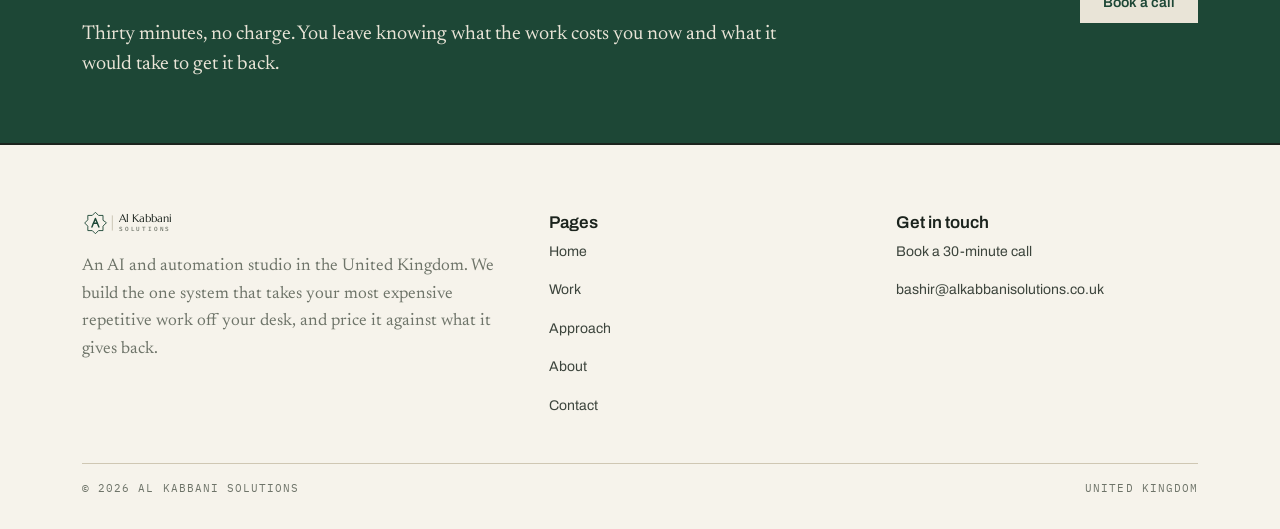
<file: approach/index.html>
<!DOCTYPE html>
<html lang="en-GB">
<head>
<meta charset="UTF-8">
<meta name="viewport" content="width=device-width, initial-scale=1">
<title>Approach | Al Kabbani Solutions</title>
<meta name="description" content="How an engagement runs: assess, build, run. Commit to one stage at a time, and see the arithmetic before the expensive commitment rather than after.">
<link rel="canonical" href="https://alkabbanisolutions.co.uk/approach/">

<meta property="og:site_name" content="Al Kabbani Solutions">
<meta property="og:title" content="Approach | Al Kabbani Solutions">
<meta property="og:description" content="How an engagement runs: assess, build, run. Commit to one stage at a time, and see the arithmetic before the expensive commitment rather than after.">
<meta property="og:type" content="website">
<meta property="og:url" content="https://alkabbanisolutions.co.uk/approach/">
<meta name="twitter:card" content="summary">
<meta name="twitter:title" content="Approach | Al Kabbani Solutions">
<meta name="twitter:description" content="How an engagement runs: assess, build, run. Commit to one stage at a time, and see the arithmetic before the expensive commitment rather than after.">

<link rel="icon" type="image/svg+xml" href="/images/favicon.svg">
<link rel="preconnect" href="https://fonts.googleapis.com">
<link rel="preconnect" href="https://fonts.gstatic.com" crossorigin>
<link rel="stylesheet" href="https://fonts.googleapis.com/css2?family=Archivo:ital,wdth,wght@0,62..125,400..700;1,62..125,400..700&family=IBM+Plex+Mono:wght@400;500;600&family=Marcellus&family=Newsreader:ital,opsz,wght@0,6..72,300..500;1,6..72,300..500&display=swap">
<link rel="stylesheet" href="/css/tokens.css">
<link rel="stylesheet" href="/css/style.css">

<!-- Meta Pixel Code -->
<script>
!function(f,b,e,v,n,t,s)
{if(f.fbq)return;n=f.fbq=function(){n.callMethod?
n.callMethod.apply(n,arguments):n.queue.push(arguments)};
if(!f._fbq)f._fbq=n;n.push=n;n.loaded=!0;n.version='2.0';
n.queue=[];t=b.createElement(e);t.async=!0;
t.src=v;s=b.getElementsByTagName(e)[0];
s.parentNode.insertBefore(t,s)}(window, document,'script',
'https://connect.facebook.net/en_US/fbevents.js');
fbq('init', '1883435145589844');
fbq('track', 'PageView');
</script>
<noscript><img height="1" width="1" style="display:none"
src="https://www.facebook.com/tr?id=1883435145589844&ev=PageView&noscript=1" alt=""/></noscript>
<!-- End Meta Pixel Code -->
</head>
<body>
<a href="#main" class="skip-link">Skip to content</a>

<header class="site-header" id="header">
  <nav class="nav wrap" aria-label="Primary">
    <a href="/" class="nav__logo" aria-label="Al Kabbani Solutions, home">
      <svg class="logo nav__logo-img" viewBox="0 0 296 48" role="img" aria-label="Al Kabbani Solutions">
        <g transform="translate(23 24) scale(0.46)" fill="none" stroke="var(--cypress)"
           stroke-linecap="round" stroke-linejoin="round">
          <polygon stroke-width="3.4" points="40,0 28.29,11.71 28.29,28.29 11.71,28.29 0,40 -11.71,28.29 -28.29,28.29 -28.29,11.71 -40,0 -28.29,-11.71 -28.29,-28.29 -11.71,-28.29 0,-40 11.71,-28.29 28.29,-28.29 28.29,-11.71"/>
          <path stroke-width="5.4" d="M-13 15 L0 -17 L13 15"/>
          <line stroke-width="5.4" x1="-7.4" y1="1.2" x2="7.4" y2="1.2"/>
        </g>
        <line x1="52" y1="11" x2="52" y2="37" stroke="var(--rule-firm)" stroke-width="1"/>
        <text class="logo__name" x="63" y="23">Al Kabbani</text>
        <text class="logo__sub"  x="63.5" y="38">SOLUTIONS</text>
      </svg>
    </a>
    <button class="nav__toggle" id="nav-toggle" aria-expanded="false" aria-controls="nav-menu" aria-label="Menu">
      <span></span>
    </button>
    <div class="nav__menu" id="nav-menu">
      <ul class="nav__list">
        <li><a href="/work/"     class="nav__link" >Work</a></li>
        <li><a href="/approach/" class="nav__link" aria-current="page">Approach</a></li>
        <li><a href="/about/"    class="nav__link" >About</a></li>
        <li><a href="/contact/"  class="nav__link" >Contact</a></li>
      </ul>
      <a href="/contact/" class="nav__cta">Book a call</a>
    </div>
  </nav>
</header>

<main id="main">
  <div class="ablaq band" aria-hidden="true"></div>

  <section class="section section--tight section--tint">
    <div class="wrap">
      <div class="head">
        <span class="eyebrow">Approach</span>
        <h2 style="font-size:var(--t7)">Three stages. Commit to one at a time.</h2>
        <p class="lede">Automation projects fail in a predictable way: a large scope agreed before
          anyone knows what the work is worth, then months of building against a target that moved.
          This is arranged so you know the number before the expensive commitment, not after.</p>
      </div>
    </div>
  </section>

  <section class="section" style="padding-top:0">
    <div class="wrap">

      <div class="row">
        <div class="rail"><b>01</b>Assess</div>
        <div class="arg">
          <h3>Find out where the hours actually go.</h3>
          <p>A conversation and a look at how the work happens now. Not the process as
            documented, the process as performed. What gets re-typed, what gets chased, what gets
            asked twice, what gets sent outside and paid for per unit.</p>
          <p>You get a written assessment: the candidates, what each is worth per month, and what each
            would cost to build. Every line has a number against it, so the decision is arithmetic
            rather than instinct.</p>
          <p class="pull">Worst case, you walk away knowing exactly what your current process costs
            you every month, and which product already fixes it.</p>
        </div>
        <div class="fig">
          <div class="figure turquoise">
            <p class="fig-n sm">30 min</p>
            <p class="fig-l">First call</p>
            <p class="fig-s">No charge, no obligation</p>
          </div>
          <div class="gloss source">
            <b>You provide</b>
            An honest account of where the friction is. Nothing prepared, no documents required.
          </div>
        </div>
      </div>

      <div class="row">
        <div class="rail"><b>02</b>Build</div>
        <div class="arg">
          <h3>One system, scoped tightly, against a stated success condition.</h3>
          <p>Before anything is built we write down what &ldquo;working&rdquo; means in a form that
            can be checked: a number, a behaviour, a thing that either happens or does not.
            Scope creep is what turns a four-week build into a six-month one, and a fixed success
            condition is the only reliable defence against it.</p>
          <p>The system is built on your accounts and integrated with the tools you already pay for.
            You see progress as it happens rather than at a reveal. When it is handed over, you are
            shown how it works, the mechanism and not just the buttons, because a system
            you cannot reason about is a dependency rather than an asset.</p>
        </div>
        <div class="fig">
          <div class="figure cypress">
            <p class="fig-n">01</p>
            <p class="fig-l">Build at a time</p>
            <p class="fig-s">Yours is the only one running</p>
          </div>
          <div class="gloss source">
            <b>Undivided</b>
            We take one build at a time. It is why they finish, and why the number we can start
            each month is limited.
          </div>
        </div>
      </div>

      <div class="row">
        <div class="rail"><b>03</b>Run</div>
        <div class="arg">
          <h3>Kept working as the business changes.</h3>
          <p>A deployed system is not finished. Suppliers change, prices move, the calendar system
            gets swapped, a new product category appears. Ongoing work is monitoring, adjustment
            and the small extensions that keep the thing accurate.</p>
          <p>Monthly and cancellable any time. No twelve-month term, no lock-in, and no dependency on
            us to understand your own system: it keeps earning more than it costs, or you stop
            paying for it.</p>
        </div>
        <div class="fig">
          <div class="figure cypress">
            <p class="fig-n sm">Monthly</p>
            <p class="fig-l">Ongoing terms</p>
            <p class="fig-s">Cancellable</p>
          </div>
          <div class="note note--cypress">
            <b>Yours to keep</b>
            <p>It runs on your accounts and your data. If you stop paying us, the system stays
              exactly where it is and keeps working.</p>
          </div>
        </div>
      </div>

    </div>
  </section>

  <!-- ---------------------------------------------------------- the filter -->
  <section class="section section--surface">
    <div class="wrap">
      <div class="grid grid--2" style="gap:var(--s7)">
        <div>
          <span class="eyebrow">How we price</span>
          <h2 style="margin:var(--s2) 0 var(--s4)">How we decide what is worth building.</h2>
          <div class="prose">
            <p>The most expensive mistake in this field is paying to have something custom-built
              that a hundred-pound-a-month product already does better, because it has been refined
              against thousands of businesses instead of one.</p>
            <p>So before we propose anything, it has to sit in one of five categories. If it
              doesn&rsquo;t, you get the product name and a link on the call, and you keep the
              build budget.</p>
          </div>
        </div>
        <div>
          <div class="ruled"><span class="eyebrow">When a build beats buying</span></div>
          <ul class="prose" style="gap:var(--s3)">
            <li><strong>Unstructured input.</strong> Speech, documents, photographs, free text.
              Anything a form cannot capture.</li>
            <li><strong>Judgement, not rules.</strong> The right action depends on context that
              changes. A rules engine would need a branch for every case.</li>
            <li><strong>Data you own but cannot read.</strong> It exists in your systems and no
              report gets it out in a usable shape.</li>
            <li><strong>An artefact that didn&rsquo;t exist.</strong> The output is written or
              created, not merely moved from one place to another.</li>
            <li><strong>Compliance.</strong> The work has to be provable after the fact, not
              just done.</li>
          </ul>
          <div class="note note--cypress" style="margin-top:var(--s5)">
            <b>Already solved, and cheaper</b>
            <p>Reminders · chasers · review requests · rotas · booking portals · email
              autoresponders. Jobber, Fresha, Xero, Deputy and ManyChat sell these as features.
              We will tell you which one fits.</p>
          </div>
        </div>
      </div>
    </div>
  </section>

  <!-- ---------------------------------------------------------- what to expect -->
  <section class="section">
    <div class="wrap">
      <div class="head">
        <span class="eyebrow">Working together</span>
        <h2>What we ask of you, and what you can hold us to.</h2>
      </div>
      <div class="grid grid--2">
        <div class="card">
          <p class="card__n">From you</p>
          <h3>Access and a straight answer</h3>
          <ul class="prose" style="gap:var(--s2);font-size:var(--t0)">
            <li>Access to the systems the build has to touch.</li>
            <li>One person who can make a decision without a committee.</li>
            <li>An honest description of the current process, including the ugly parts.</li>
            <li>A view on what the problem is actually costing you.</li>
          </ul>
        </div>
        <div class="card">
          <p class="card__n">From us</p>
          <h3>A stated position, in writing</h3>
          <ul class="prose" style="gap:var(--s2);font-size:var(--t0)">
            <li>A defined success condition before any building starts.</li>
            <li>The cost, and what it is being weighed against.</li>
            <li>Named assumptions, flagged as assumptions rather than buried.</li>
            <li>A straight answer on whether to build, including when the answer is to buy instead.</li>
          </ul>
        </div>
      </div>
    </div>
  </section>

  <section class="section section--tight cta">
    <div class="wrap cta__inner">
      <div>
        <span class="eyebrow">Next step</span>
        <h2 style="margin:var(--s2) 0 var(--s3)">Start with the number.</h2>
        <p class="lede" style="margin:0">Thirty minutes, no charge. You leave knowing what the work
          costs you now and what it would take to get it back.</p>
      </div>
      <div class="actions"><a href="/contact/" class="btn">Book a call</a></div>
    </div>
  </section>
</main>

<footer class="site-footer">
  <div class="wrap">
    <div class="footer__top">
      <div>
        <svg class="logo footer__logo-img" viewBox="0 0 296 48" role="img" aria-label="Al Kabbani Solutions">
        <g transform="translate(23 24) scale(0.46)" fill="none" stroke="var(--cypress)"
           stroke-linecap="round" stroke-linejoin="round">
          <polygon stroke-width="3.4" points="40,0 28.29,11.71 28.29,28.29 11.71,28.29 0,40 -11.71,28.29 -28.29,28.29 -28.29,11.71 -40,0 -28.29,-11.71 -28.29,-28.29 -11.71,-28.29 0,-40 11.71,-28.29 28.29,-28.29 28.29,-11.71"/>
          <path stroke-width="5.4" d="M-13 15 L0 -17 L13 15"/>
          <line stroke-width="5.4" x1="-7.4" y1="1.2" x2="7.4" y2="1.2"/>
        </g>
        <line x1="52" y1="11" x2="52" y2="37" stroke="var(--rule-firm)" stroke-width="1"/>
        <text class="logo__name" x="63" y="23">Al Kabbani</text>
        <text class="logo__sub"  x="63.5" y="38">SOLUTIONS</text>
      </svg>
        <p class="footer__tag">An AI and automation studio in the United Kingdom. We build the one
          system that takes your most expensive repetitive work off your desk, and price it against
          what it gives back.</p>
      </div>
      <div>
        <h4>Pages</h4>
        <ul class="footer__list">
          <li><a href="/">Home</a></li>
          <li><a href="/work/">Work</a></li>
          <li><a href="/approach/">Approach</a></li>
          <li><a href="/about/">About</a></li>
          <li><a href="/contact/">Contact</a></li>
        </ul>
      </div>
      <div>
        <h4>Get in touch</h4>
        <ul class="footer__list">
          <li><a href="/contact/">Book a 30-minute call</a></li>
          <li><a href="mailto:bashir@alkabbanisolutions.co.uk">bashir@alkabbanisolutions.co.uk</a></li>
        </ul>
      </div>
    </div>
    <div class="footer__bottom">
      <span>&copy; 2026 Al Kabbani Solutions</span>
      <span>United Kingdom</span>
    </div>
  </div>
</footer>

<script src="/js/main.js"></script>
</body>
</html>
</file>
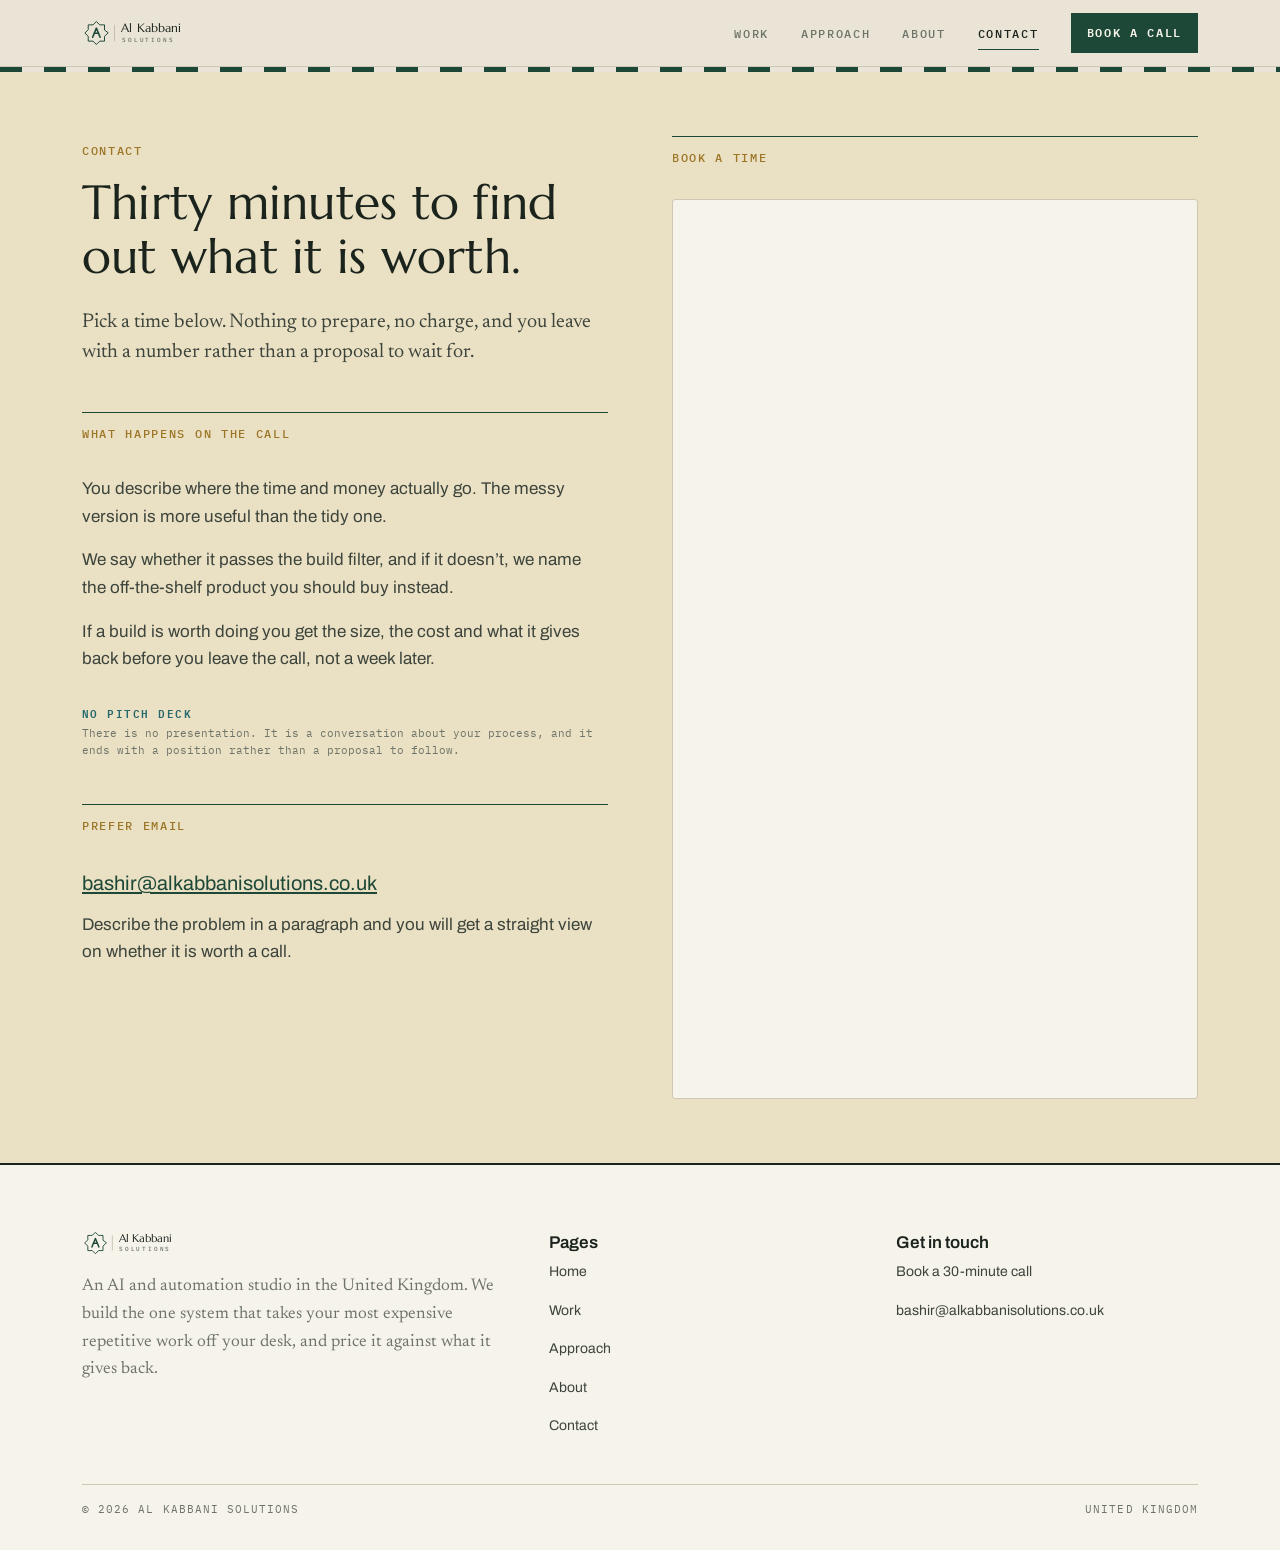
<file: contact/index.html>
<!DOCTYPE html>
<html lang="en-GB">
<head>
<meta charset="UTF-8">
<meta name="viewport" content="width=device-width, initial-scale=1">
<title>Contact | Al Kabbani Solutions</title>
<meta name="description" content="Book a 30-minute call. You leave knowing what the work costs you now, what it would cost to fix, and how much of it you would get back. No charge, nothing to prepare.">
<link rel="canonical" href="https://alkabbanisolutions.co.uk/contact/">

<meta property="og:site_name" content="Al Kabbani Solutions">
<meta property="og:title" content="Contact | Al Kabbani Solutions">
<meta property="og:description" content="Book a 30-minute call. You leave knowing what the work costs you now, what it would cost to fix, and how much of it you would get back. No charge, nothing to prepare.">
<meta property="og:type" content="website">
<meta property="og:url" content="https://alkabbanisolutions.co.uk/contact/">
<meta name="twitter:card" content="summary">
<meta name="twitter:title" content="Contact | Al Kabbani Solutions">
<meta name="twitter:description" content="Book a 30-minute call. You leave knowing what the work costs you now, what it would cost to fix, and how much of it you would get back. No charge, nothing to prepare.">

<link rel="icon" type="image/svg+xml" href="/images/favicon.svg">
<link rel="preconnect" href="https://fonts.googleapis.com">
<link rel="preconnect" href="https://fonts.gstatic.com" crossorigin>
<link rel="stylesheet" href="https://fonts.googleapis.com/css2?family=Archivo:ital,wdth,wght@0,62..125,400..700;1,62..125,400..700&family=IBM+Plex+Mono:wght@400;500;600&family=Marcellus&family=Newsreader:ital,opsz,wght@0,6..72,300..500;1,6..72,300..500&display=swap">
<link rel="stylesheet" href="/css/tokens.css">
<link rel="stylesheet" href="/css/style.css">

<!-- Meta Pixel Code -->
<script>
!function(f,b,e,v,n,t,s)
{if(f.fbq)return;n=f.fbq=function(){n.callMethod?
n.callMethod.apply(n,arguments):n.queue.push(arguments)};
if(!f._fbq)f._fbq=n;n.push=n;n.loaded=!0;n.version='2.0';
n.queue=[];t=b.createElement(e);t.async=!0;
t.src=v;s=b.getElementsByTagName(e)[0];
s.parentNode.insertBefore(t,s)}(window, document,'script',
'https://connect.facebook.net/en_US/fbevents.js');
fbq('init', '1883435145589844');
fbq('track', 'PageView');
</script>
<noscript><img height="1" width="1" style="display:none"
src="https://www.facebook.com/tr?id=1883435145589844&ev=PageView&noscript=1" alt=""/></noscript>
<!-- End Meta Pixel Code -->
</head>
<body>
<a href="#main" class="skip-link">Skip to content</a>

<header class="site-header" id="header">
  <nav class="nav wrap" aria-label="Primary">
    <a href="/" class="nav__logo" aria-label="Al Kabbani Solutions, home">
      <svg class="logo nav__logo-img" viewBox="0 0 296 48" role="img" aria-label="Al Kabbani Solutions">
        <g transform="translate(23 24) scale(0.46)" fill="none" stroke="var(--cypress)"
           stroke-linecap="round" stroke-linejoin="round">
          <polygon stroke-width="3.4" points="40,0 28.29,11.71 28.29,28.29 11.71,28.29 0,40 -11.71,28.29 -28.29,28.29 -28.29,11.71 -40,0 -28.29,-11.71 -28.29,-28.29 -11.71,-28.29 0,-40 11.71,-28.29 28.29,-28.29 28.29,-11.71"/>
          <path stroke-width="5.4" d="M-13 15 L0 -17 L13 15"/>
          <line stroke-width="5.4" x1="-7.4" y1="1.2" x2="7.4" y2="1.2"/>
        </g>
        <line x1="52" y1="11" x2="52" y2="37" stroke="var(--rule-firm)" stroke-width="1"/>
        <text class="logo__name" x="63" y="23">Al Kabbani</text>
        <text class="logo__sub"  x="63.5" y="38">SOLUTIONS</text>
      </svg>
    </a>
    <button class="nav__toggle" id="nav-toggle" aria-expanded="false" aria-controls="nav-menu" aria-label="Menu">
      <span></span>
    </button>
    <div class="nav__menu" id="nav-menu">
      <ul class="nav__list">
        <li><a href="/work/"     class="nav__link" >Work</a></li>
        <li><a href="/approach/" class="nav__link" >Approach</a></li>
        <li><a href="/about/"    class="nav__link" >About</a></li>
        <li><a href="/contact/"  class="nav__link" aria-current="page">Contact</a></li>
      </ul>
      <a href="/contact/" class="nav__cta">Book a call</a>
    </div>
  </nav>
</header>

<main id="main">
  <div class="ablaq band" aria-hidden="true"></div>

  <section class="section section--tight section--tint">
    <div class="wrap">
      <div class="contact-grid">
        <div>
          <span class="eyebrow">Contact</span>
          <h2 style="font-size:var(--t7);margin:var(--s2) 0 var(--s4)">Thirty minutes to find out what it is worth.</h2>
          <p class="lede">Pick a time below. Nothing to prepare, no charge, and you leave with a number
            rather than a proposal to wait for.</p>

          <div class="ruled" style="margin-top:var(--s6)"><span class="eyebrow">What happens on the call</span></div>
          <ul class="prose" style="gap:var(--s3)">
            <li>You describe where the time and money actually go. The messy version is more
              useful than the tidy one.</li>
            <li>We say whether it passes the build filter, and if it doesn&rsquo;t, we name
              the off-the-shelf product you should buy instead.</li>
            <li>If a build is worth doing you get the size, the cost and what it gives back before
              you leave the call, not a week later.</li>
          </ul>

          <div class="gloss source" style="margin-top:var(--s5)">
            <b>No pitch deck</b>
            There is no presentation. It is a conversation about your process, and it ends with a
            position rather than a proposal to follow.
          </div>

          <div class="ruled" style="margin-top:var(--s6)"><span class="eyebrow">Prefer email</span></div>
          <p class="prose" style="font-size:var(--t2)">
            <a href="mailto:bashir@alkabbanisolutions.co.uk">bashir@alkabbanisolutions.co.uk</a></p>
          <p class="prose" style="margin-top:var(--s2)">Describe the problem in a paragraph and you
            will get a straight view on whether it is worth a call.</p>
        </div>

        <div>
          <div class="ruled"><span class="eyebrow">Book a time</span></div>
          <div class="calendly-inline-widget reveal" id="calendly"
               style="height:900px;overflow:hidden"></div>
          <script>
          // Calendly takes its palette from the URL, so it cannot follow the page.
          // Choose the matching one before the widget script reads the attribute.
          (function () {
            var el = document.getElementById('calendly');
            if (!el) return;
            var dark = window.matchMedia && window.matchMedia('(prefers-color-scheme: dark)').matches;
            var p = dark
              ? 'background_color=1E231C&text_color=EFEBDD&primary_color=86BFA1'
              : 'background_color=F6F3EB&text_color=1B231D&primary_color=1D4736';
            el.setAttribute('data-url',
              'https://calendly.com/bashirkabbani9/30min?hide_gdpr_banner=1&' + p);
          })();
          </script>
          <script src="https://assets.calendly.com/assets/external/widget.js" async></script>
          <noscript>
            <p class="prose">Booking needs JavaScript. Email
              <a href="mailto:bashir@alkabbanisolutions.co.uk">bashir@alkabbanisolutions.co.uk</a>
              instead and we&rsquo;ll arrange a time.</p>
          </noscript>
        </div>
      </div>
    </div>
  </section>
</main>

<footer class="site-footer">
  <div class="wrap">
    <div class="footer__top">
      <div>
        <svg class="logo footer__logo-img" viewBox="0 0 296 48" role="img" aria-label="Al Kabbani Solutions">
        <g transform="translate(23 24) scale(0.46)" fill="none" stroke="var(--cypress)"
           stroke-linecap="round" stroke-linejoin="round">
          <polygon stroke-width="3.4" points="40,0 28.29,11.71 28.29,28.29 11.71,28.29 0,40 -11.71,28.29 -28.29,28.29 -28.29,11.71 -40,0 -28.29,-11.71 -28.29,-28.29 -11.71,-28.29 0,-40 11.71,-28.29 28.29,-28.29 28.29,-11.71"/>
          <path stroke-width="5.4" d="M-13 15 L0 -17 L13 15"/>
          <line stroke-width="5.4" x1="-7.4" y1="1.2" x2="7.4" y2="1.2"/>
        </g>
        <line x1="52" y1="11" x2="52" y2="37" stroke="var(--rule-firm)" stroke-width="1"/>
        <text class="logo__name" x="63" y="23">Al Kabbani</text>
        <text class="logo__sub"  x="63.5" y="38">SOLUTIONS</text>
      </svg>
        <p class="footer__tag">An AI and automation studio in the United Kingdom. We build the one
          system that takes your most expensive repetitive work off your desk, and price it against
          what it gives back.</p>
      </div>
      <div>
        <h4>Pages</h4>
        <ul class="footer__list">
          <li><a href="/">Home</a></li>
          <li><a href="/work/">Work</a></li>
          <li><a href="/approach/">Approach</a></li>
          <li><a href="/about/">About</a></li>
          <li><a href="/contact/">Contact</a></li>
        </ul>
      </div>
      <div>
        <h4>Get in touch</h4>
        <ul class="footer__list">
          <li><a href="/contact/">Book a 30-minute call</a></li>
          <li><a href="mailto:bashir@alkabbanisolutions.co.uk">bashir@alkabbanisolutions.co.uk</a></li>
        </ul>
      </div>
    </div>
    <div class="footer__bottom">
      <span>&copy; 2026 Al Kabbani Solutions</span>
      <span>United Kingdom</span>
    </div>
  </div>
</footer>

<script src="/js/main.js"></script>
</body>
</html>
</file>
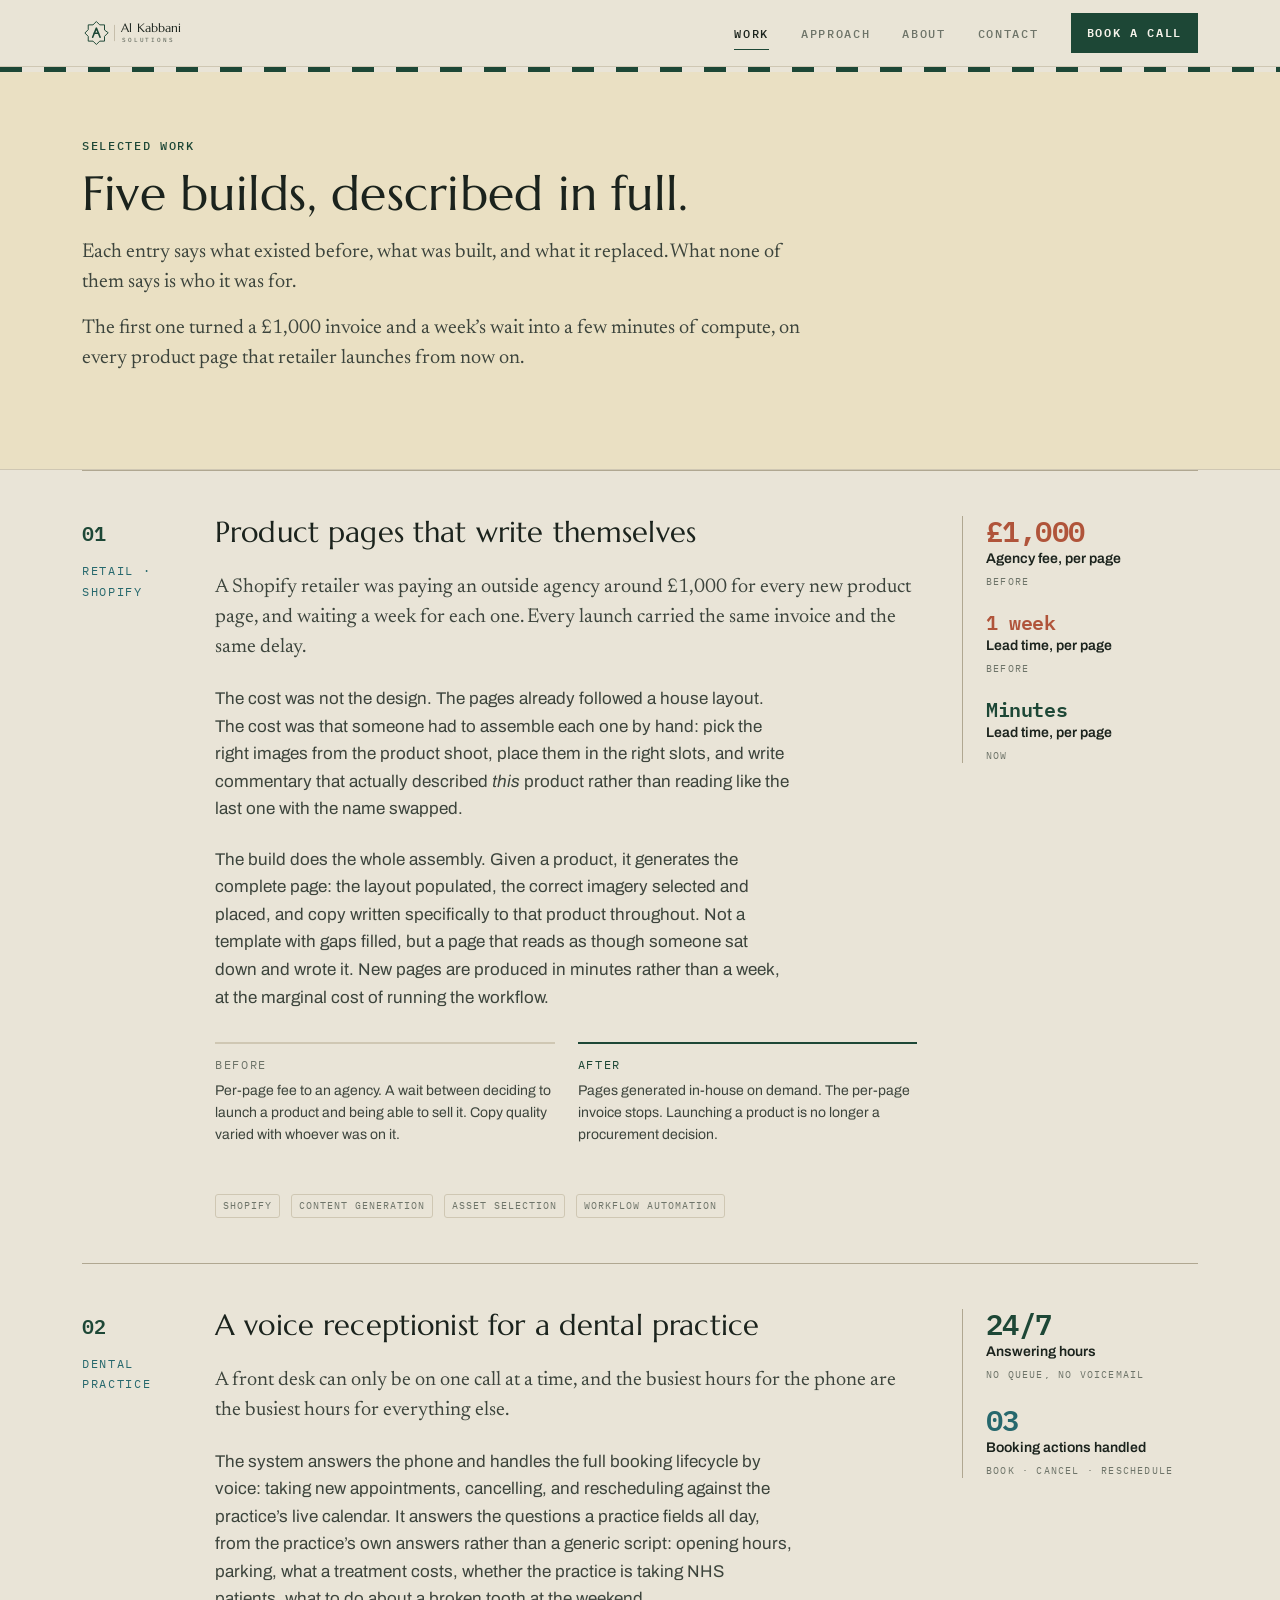
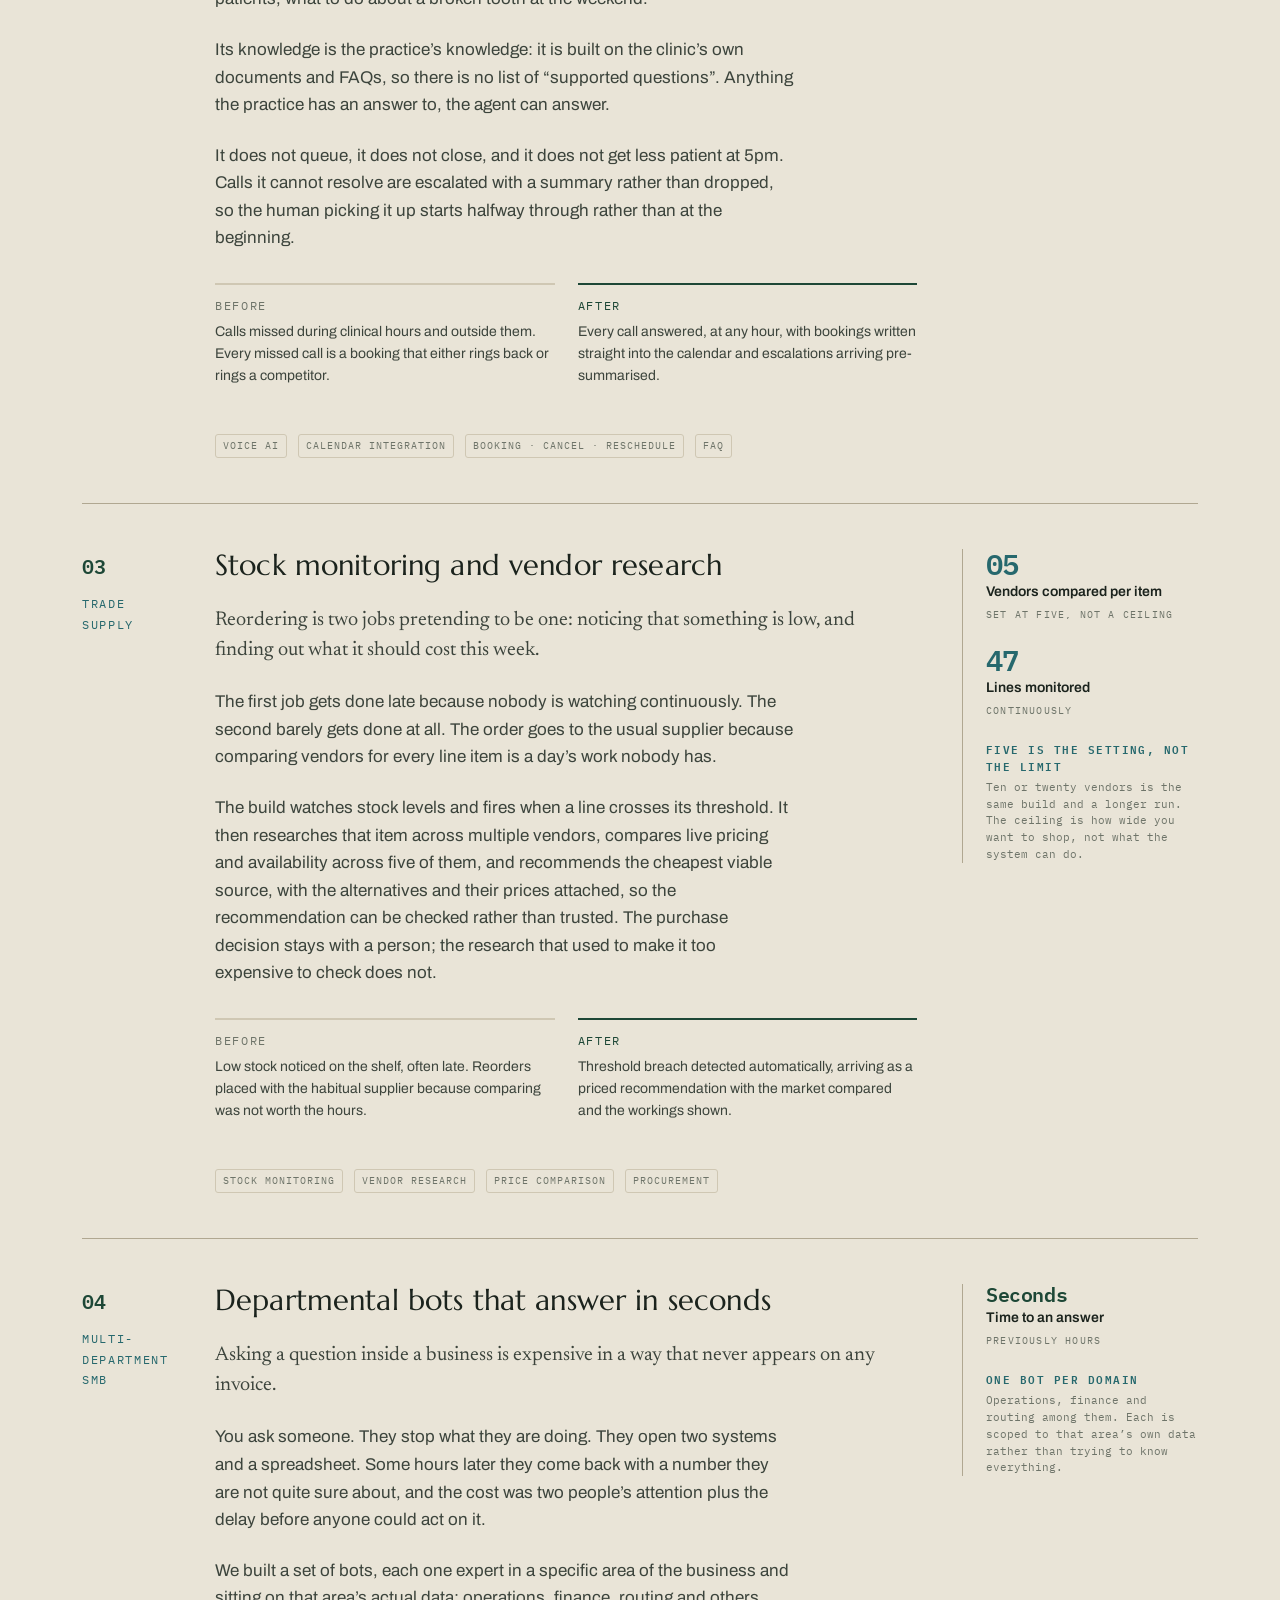
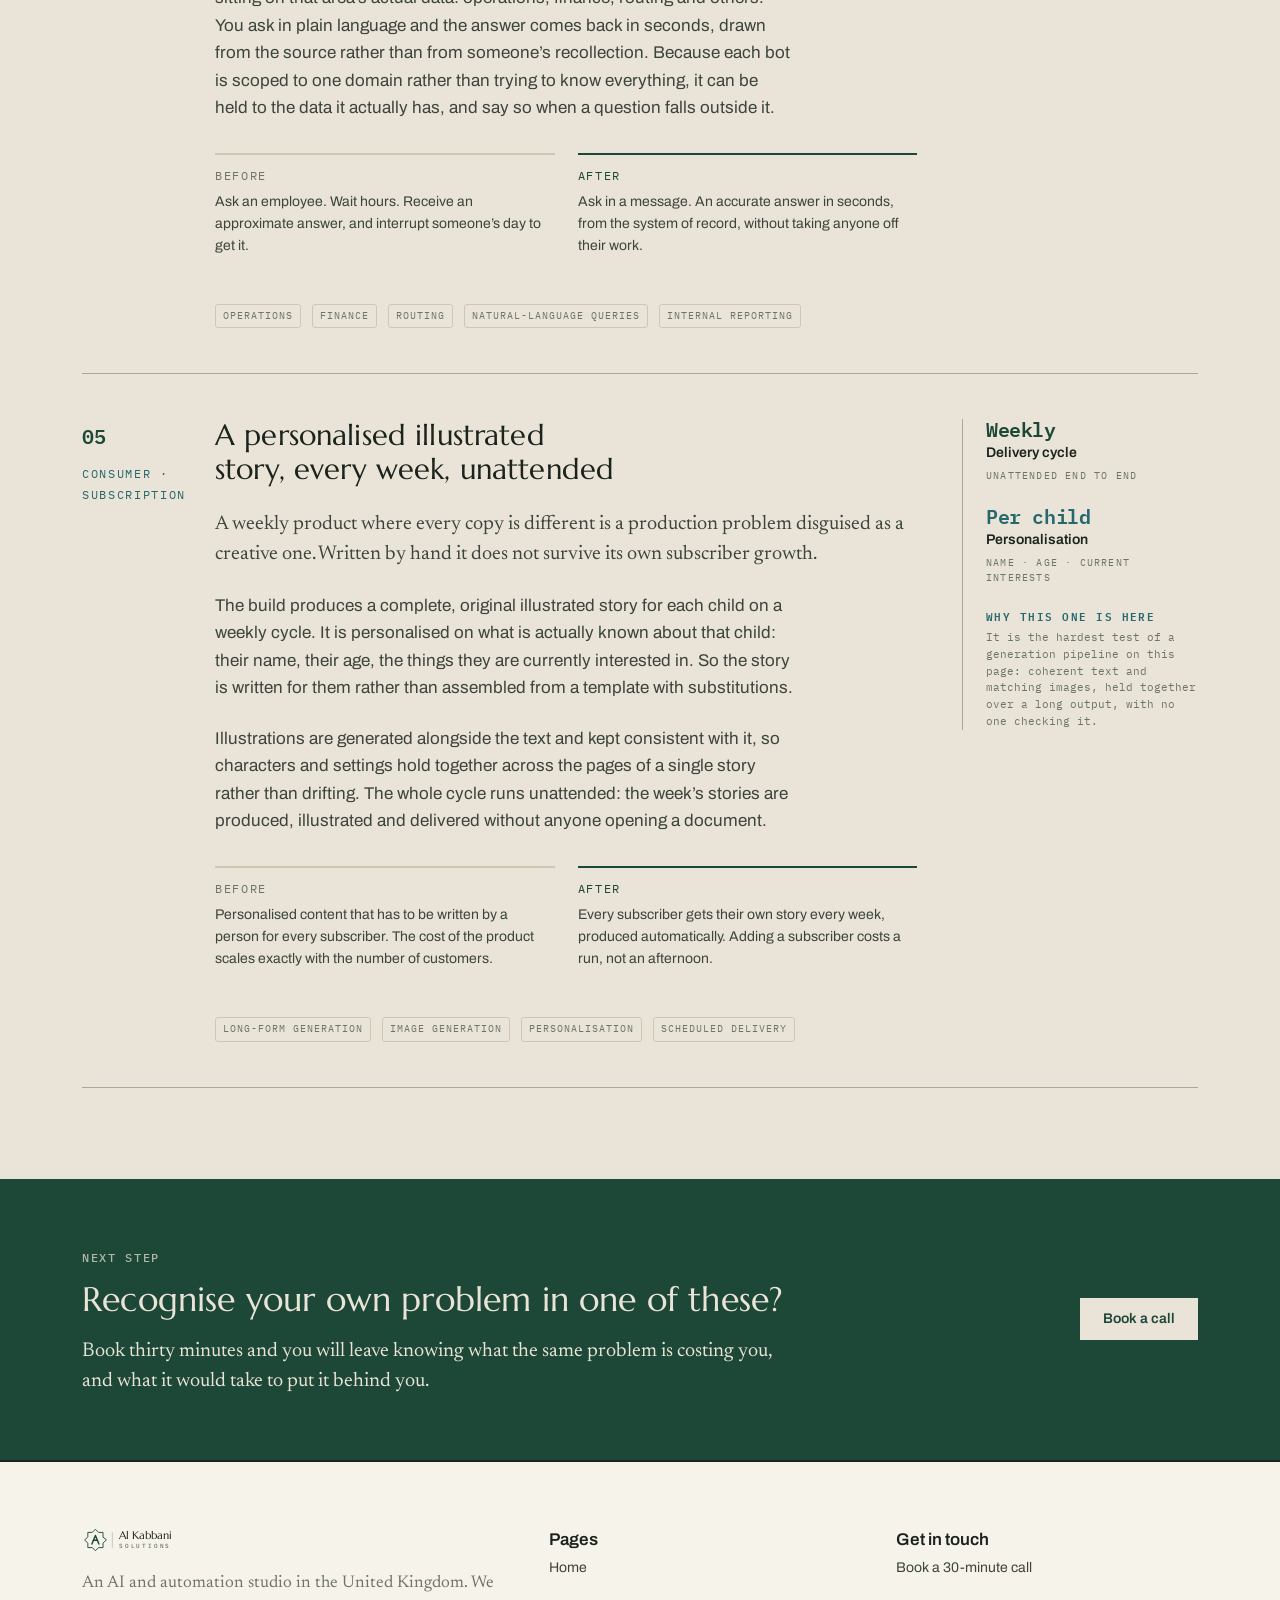
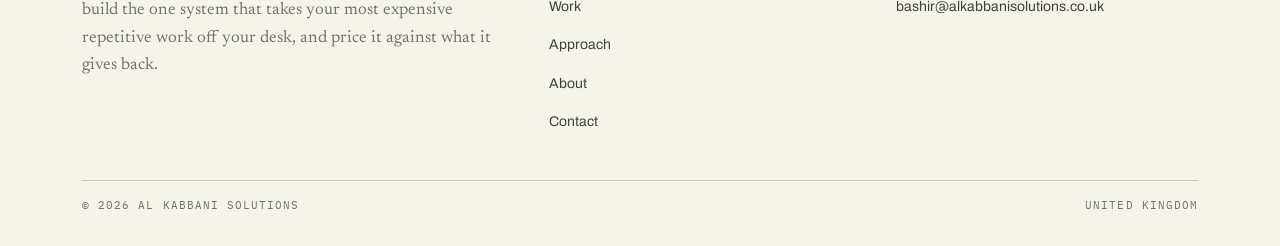
<file: work/index.html>
<!DOCTYPE html>
<html lang="en-GB">
<head>
<meta charset="UTF-8">
<meta name="viewport" content="width=device-width, initial-scale=1">
<title>Work | Al Kabbani Solutions</title>
<meta name="description" content="Five AI and automation systems, described in full: product page generation that replaced a £1,000-a-page agency invoice, a dental voice receptionist, stock and vendor research, departmental bots.">
<link rel="canonical" href="https://alkabbanisolutions.co.uk/work/">

<meta property="og:site_name" content="Al Kabbani Solutions">
<meta property="og:title" content="Work | Al Kabbani Solutions">
<meta property="og:description" content="Five AI and automation systems, described in full: product page generation that replaced a £1,000-a-page agency invoice, a dental voice receptionist, stock and vendor research, departmental bots.">
<meta property="og:type" content="website">
<meta property="og:url" content="https://alkabbanisolutions.co.uk/work/">
<meta name="twitter:card" content="summary">
<meta name="twitter:title" content="Work | Al Kabbani Solutions">
<meta name="twitter:description" content="Five AI and automation systems, described in full: product page generation that replaced a £1,000-a-page agency invoice, a dental voice receptionist, stock and vendor research, departmental bots.">

<link rel="icon" type="image/svg+xml" href="/images/favicon.svg">
<link rel="preconnect" href="https://fonts.googleapis.com">
<link rel="preconnect" href="https://fonts.gstatic.com" crossorigin>
<link rel="stylesheet" href="https://fonts.googleapis.com/css2?family=Archivo:ital,wdth,wght@0,62..125,400..700;1,62..125,400..700&family=IBM+Plex+Mono:wght@400;500;600&family=Marcellus&family=Newsreader:ital,opsz,wght@0,6..72,300..500;1,6..72,300..500&display=swap">
<link rel="stylesheet" href="/css/tokens.css">
<link rel="stylesheet" href="/css/style.css">

<!-- Meta Pixel Code -->
<script>
!function(f,b,e,v,n,t,s)
{if(f.fbq)return;n=f.fbq=function(){n.callMethod?
n.callMethod.apply(n,arguments):n.queue.push(arguments)};
if(!f._fbq)f._fbq=n;n.push=n;n.loaded=!0;n.version='2.0';
n.queue=[];t=b.createElement(e);t.async=!0;
t.src=v;s=b.getElementsByTagName(e)[0];
s.parentNode.insertBefore(t,s)}(window, document,'script',
'https://connect.facebook.net/en_US/fbevents.js');
fbq('init', '1883435145589844');
fbq('track', 'PageView');
</script>
<noscript><img height="1" width="1" style="display:none"
src="https://www.facebook.com/tr?id=1883435145589844&ev=PageView&noscript=1" alt=""/></noscript>
<!-- End Meta Pixel Code -->
</head>
<body>
<a href="#main" class="skip-link">Skip to content</a>

<header class="site-header" id="header">
  <nav class="nav wrap" aria-label="Primary">
    <a href="/" class="nav__logo" aria-label="Al Kabbani Solutions, home">
      <svg class="logo nav__logo-img" viewBox="0 0 296 48" role="img" aria-label="Al Kabbani Solutions">
        <g transform="translate(23 24) scale(0.46)" fill="none" stroke="var(--cypress)"
           stroke-linecap="round" stroke-linejoin="round">
          <polygon stroke-width="3.4" points="40,0 28.29,11.71 28.29,28.29 11.71,28.29 0,40 -11.71,28.29 -28.29,28.29 -28.29,11.71 -40,0 -28.29,-11.71 -28.29,-28.29 -11.71,-28.29 0,-40 11.71,-28.29 28.29,-28.29 28.29,-11.71"/>
          <path stroke-width="5.4" d="M-13 15 L0 -17 L13 15"/>
          <line stroke-width="5.4" x1="-7.4" y1="1.2" x2="7.4" y2="1.2"/>
        </g>
        <line x1="52" y1="11" x2="52" y2="37" stroke="var(--rule-firm)" stroke-width="1"/>
        <text class="logo__name" x="63" y="23">Al Kabbani</text>
        <text class="logo__sub"  x="63.5" y="38">SOLUTIONS</text>
      </svg>
    </a>
    <button class="nav__toggle" id="nav-toggle" aria-expanded="false" aria-controls="nav-menu" aria-label="Menu">
      <span></span>
    </button>
    <div class="nav__menu" id="nav-menu">
      <ul class="nav__list">
        <li><a href="/work/"     class="nav__link" aria-current="page">Work</a></li>
        <li><a href="/approach/" class="nav__link" >Approach</a></li>
        <li><a href="/about/"    class="nav__link" >About</a></li>
        <li><a href="/contact/"  class="nav__link" >Contact</a></li>
      </ul>
      <a href="/contact/" class="nav__cta">Book a call</a>
    </div>
  </nav>
</header>

<main id="main">
  <div class="ablaq band" aria-hidden="true"></div>

  <section class="section section--tight section--tint">
    <div class="wrap">
      <div class="head" style="margin-bottom:var(--s5)">
        <span class="eyebrow">Selected work</span>
        <h2 style="font-size:var(--t7)">Five builds, described in full.</h2>
        <p class="lede">Each entry says what existed before, what was built, and what it replaced.
          What none of them says is who it was for.</p>
        <p class="lede" style="margin-top:var(--s3)">The first one turned a &pound;1,000 invoice and
          a week&rsquo;s wait into a few minutes of compute, on every product page that retailer
          launches from now on.</p>
      </div>
    </div>
  </section>

  <section class="section" style="padding-top:0">
    <div class="wrap">
      <div class="work">

        <!-- ============ 01 ============ -->
        <article class="work__item" id="product-pages">
          <div class="work__rail">
            <b>01</b>
            <span class="sector">Retail &middot; Shopify</span></div>
          <div class="work__body">
            <h3>Product pages that write themselves</h3>
            <p class="lede">A Shopify retailer was paying an outside agency around &pound;1,000 for every
              new product page, and waiting a week for each one. Every launch carried the same
              invoice and the same delay.</p>

            <p>The cost was not the design. The pages already followed a house layout. The
              cost was that someone had to assemble each one by hand: pick the right images from the
              product shoot, place them in the right slots, and write commentary that actually
              described <em>this</em> product rather than reading like the last one with the name
              swapped.</p>

            <p>The build does the whole assembly. Given a product, it generates the complete page:
              the layout populated, the correct imagery selected and placed, and copy written
              specifically to that product throughout. Not a template with gaps filled, but
              a page that reads as though someone sat down and wrote it. New pages are produced in minutes rather
              than a week, at the marginal cost of running the workflow.</p>

            <dl class="ba">
              <div>
                <dt>Before</dt>
                <dd>Per-page fee to an agency. A wait between deciding to launch a product and
                  being able to sell it. Copy quality varied with whoever was on it.</dd>
              </div>
              <div class="after">
                <dt>After</dt>
                <dd>Pages generated in-house on demand. The per-page invoice stops. Launching a
                  product is no longer a procurement decision.</dd>
              </div>
            </dl>

            <div class="tags">
              <span class="tag">Shopify</span><span class="tag">Content generation</span>
              <span class="tag">Asset selection</span><span class="tag">Workflow automation</span>
            </div>
          </div>
          <div class="work__figs">
            <div class="figure bole">
              <p class="fig-n">£1,000</p>
              <p class="fig-l">Agency fee, per page</p>
              <p class="fig-s">Before</p>
            </div>
            <div class="figure bole">
              <p class="fig-n sm">1 week</p>
              <p class="fig-l">Lead time, per page</p>
              <p class="fig-s">Before</p>
            </div>
            <div class="figure cypress">
              <p class="fig-n sm">Minutes</p>
              <p class="fig-l">Lead time, per page</p>
              <p class="fig-s">Now</p>
            </div>
          </div>
        </article>

        <!-- ============ 02 ============ -->
        <article class="work__item" id="dental-receptionist">
          <div class="work__rail">
            <b>02</b>
            <span class="sector">Dental practice</span></div>
          <div class="work__body">
            <h3>A voice receptionist for a dental practice</h3>
            <p class="lede">A front desk can only be on one call at a time, and the busiest hours
              for the phone are the busiest hours for everything else.</p>

            <p>The system answers the phone and handles the full booking lifecycle by voice: taking
              new appointments, cancelling, and rescheduling against the practice&rsquo;s live
              calendar. It answers the questions a practice fields all day, from the
              practice&rsquo;s own answers rather than a generic script: opening hours, parking,
              what a treatment costs, whether the practice is taking NHS patients, what to do about
              a broken tooth at the weekend.</p>

            <p>Its knowledge is the practice&rsquo;s knowledge: it is built on the clinic&rsquo;s
              own documents and FAQs, so there is no list of &ldquo;supported questions&rdquo;.
              Anything the practice has an answer to, the agent can answer.</p>

            <p>It does not queue, it does not close, and it does not get less patient at 5pm. Calls
              it cannot resolve are escalated with a summary rather than dropped, so the human
              picking it up starts halfway through rather than at the beginning.</p>

            <dl class="ba">
              <div>
                <dt>Before</dt>
                <dd>Calls missed during clinical hours and outside them. Every missed call is a
                  booking that either rings back or rings a competitor.</dd>
              </div>
              <div class="after">
                <dt>After</dt>
                <dd>Every call answered, at any hour, with bookings written straight into the
                  calendar and escalations arriving pre-summarised.</dd>
              </div>
            </dl>

            <div class="tags">
              <span class="tag">Voice AI</span><span class="tag">Calendar integration</span>
              <span class="tag">Booking · cancel · reschedule</span><span class="tag">FAQ</span>
            </div>
          </div>
          <div class="work__figs">
            <div class="figure cypress">
              <p class="fig-n">24/7</p>
              <p class="fig-l">Answering hours</p>
              <p class="fig-s">No queue, no voicemail</p>
            </div>
            <div class="figure turquoise">
              <p class="fig-n">03</p>
              <p class="fig-l">Booking actions handled</p>
              <p class="fig-s">Book · cancel · reschedule</p>
            </div>
          </div>
        </article>

        <!-- ============ 03 ============ -->
        <article class="work__item" id="inventory">
          <div class="work__rail">
            <b>03</b>
            <span class="sector">Trade supply</span></div>
          <div class="work__body">
            <h3>Stock monitoring and vendor research</h3>
            <p class="lede">Reordering is two jobs pretending to be one: noticing that something is
              low, and finding out what it should cost this week.</p>

            <p>The first job gets done late because nobody is watching continuously. The second
              barely gets done at all. The order goes to the usual supplier because
              comparing vendors for every line item is a day&rsquo;s work nobody has.</p>

            <p>The build watches stock levels and fires when a line crosses its threshold. It then
              researches that item across multiple vendors, compares live pricing and availability
              across five of them, and recommends the cheapest viable source, with the alternatives and their
              prices attached, so the recommendation can be checked rather than trusted. The
              purchase decision stays with a person; the research that used to make it too expensive
              to check does not.</p>

            <dl class="ba">
              <div>
                <dt>Before</dt>
                <dd>Low stock noticed on the shelf, often late. Reorders placed with the habitual
                  supplier because comparing was not worth the hours.</dd>
              </div>
              <div class="after">
                <dt>After</dt>
                <dd>Threshold breach detected automatically, arriving as a priced recommendation
                  with the market compared and the workings shown.</dd>
              </div>
            </dl>

            <div class="tags">
              <span class="tag">Stock monitoring</span><span class="tag">Vendor research</span>
              <span class="tag">Price comparison</span><span class="tag">Procurement</span>
            </div>
          </div>
          <div class="work__figs">
            <div class="figure turquoise">
              <p class="fig-n">05</p>
              <p class="fig-l">Vendors compared per item</p>
              <p class="fig-s">Set at five, not a ceiling</p>
            </div>
            <div class="figure turquoise">
              <p class="fig-n">47</p>
              <p class="fig-l">Lines monitored</p>
              <p class="fig-s">Continuously</p>
            </div>
            <div class="gloss source">
              <b>Five is the setting, not the limit</b>
              Ten or twenty vendors is the same build and a longer run. The ceiling is how wide
              you want to shop, not what the system can do.
            </div>
          </div>
        </article>

        <!-- ============ 04 ============ -->
        <article class="work__item" id="operational-bots">
          <div class="work__rail">
            <b>04</b>
            <span class="sector">Multi-department SMB</span></div>
          <div class="work__body">
            <h3>Departmental bots that answer in seconds</h3>
            <p class="lede">Asking a question inside a business is expensive in a way that never
              appears on any invoice.</p>

            <p>You ask someone. They stop what they are doing. They open two systems and a
              spreadsheet. Some hours later they come back with a number they are not quite sure
              about, and the cost was two people&rsquo;s attention plus the delay before anyone
              could act on it.</p>

            <p>We built a set of bots, each one expert in a specific area of the business and
              sitting on that area&rsquo;s actual data: operations, finance, routing and others. You ask in plain language and the answer comes back in seconds, drawn from the
              source rather than from someone&rsquo;s recollection. Because each bot is scoped to
              one domain rather than trying to know everything, it can be held to the data it
              actually has, and say so when a question falls outside it.</p>

            <dl class="ba">
              <div>
                <dt>Before</dt>
                <dd>Ask an employee. Wait hours. Receive an approximate answer, and interrupt
                  someone&rsquo;s day to get it.</dd>
              </div>
              <div class="after">
                <dt>After</dt>
                <dd>Ask in a message. An accurate answer in seconds, from the system of record,
                  without taking anyone off their work.</dd>
              </div>
            </dl>

            <div class="tags">
              <span class="tag">Operations</span><span class="tag">Finance</span>
              <span class="tag">Routing</span><span class="tag">Natural-language queries</span>
              <span class="tag">Internal reporting</span>
            </div>
          </div>
          <div class="work__figs">
            <div class="figure cypress">
              <p class="fig-n sm">Seconds</p>
              <p class="fig-l">Time to an answer</p>
              <p class="fig-s">Previously hours</p>
            </div>
            <div class="gloss source">
              <b>One bot per domain</b>
              Operations, finance and routing among them. Each is scoped to that area&rsquo;s
              own data rather than trying to know everything.
            </div>
          </div>
        </article>

        <!-- ============ 05 ============ -->
        <article class="work__item" id="stories">
          <div class="work__rail">
            <b>05</b>
            <span class="sector">Consumer &middot; Subscription</span>
          </div>
          <div class="work__body">
            <h3>A personalised illustrated story, every week, unattended</h3>
            <p class="lede">A weekly product where every copy is different is a production problem
              disguised as a creative one. Written by hand it does not survive its own subscriber
              growth.</p>

            <p>The build produces a complete, original illustrated story for each child on a weekly
              cycle. It is personalised on what is actually known about that child: their name,
              their age, the things they are currently interested in. So the story is written for
              them rather than assembled from a template with substitutions.</p>

            <p>Illustrations are generated alongside the text and kept consistent with it, so
              characters and settings hold together across the pages of a single story rather than
              drifting. The whole cycle runs unattended: the week&rsquo;s stories are produced,
              illustrated and delivered without anyone opening a document.</p>

            <dl class="ba">
              <div>
                <dt>Before</dt>
                <dd>Personalised content that has to be written by a person for every subscriber.
                  The cost of the product scales exactly with the number of customers.</dd>
              </div>
              <div class="after">
                <dt>After</dt>
                <dd>Every subscriber gets their own story every week, produced automatically.
                  Adding a subscriber costs a run, not an afternoon.</dd>
              </div>
            </dl>

            <div class="tags">
              <span class="tag">Long-form generation</span><span class="tag">Image generation</span>
              <span class="tag">Personalisation</span><span class="tag">Scheduled delivery</span>
            </div>
          </div>
          <div class="work__figs">
            <div class="figure cypress">
              <p class="fig-n sm">Weekly</p>
              <p class="fig-l">Delivery cycle</p>
              <p class="fig-s">Unattended end to end</p>
            </div>
            <div class="figure turquoise">
              <p class="fig-n sm">Per child</p>
              <p class="fig-l">Personalisation</p>
              <p class="fig-s">Name · age · current interests</p>
            </div>
            <div class="gloss source">
              <b>Why this one is here</b>
              It is the hardest test of a generation pipeline on this page: coherent text and
              matching images, held together over a long output, with no one checking it.
            </div>
          </div>
        </article>

      </div>
    </div>
  </section>

  <section class="section section--tight cta">
    <div class="wrap cta__inner">
      <div>
        <span class="eyebrow">Next step</span>
        <h2 style="margin:var(--s2) 0 var(--s3)">Recognise your own problem in one of these?</h2>
        <p class="lede" style="margin:0">Book thirty minutes and you will leave knowing what the same
          problem is costing you, and what it would take to put it behind you.</p>
      </div>
      <div class="actions">
        <a href="/contact/" class="btn">Book a call</a>
      </div>
    </div>
  </section>
</main>

<footer class="site-footer">
  <div class="wrap">
    <div class="footer__top">
      <div>
        <svg class="logo footer__logo-img" viewBox="0 0 296 48" role="img" aria-label="Al Kabbani Solutions">
        <g transform="translate(23 24) scale(0.46)" fill="none" stroke="var(--cypress)"
           stroke-linecap="round" stroke-linejoin="round">
          <polygon stroke-width="3.4" points="40,0 28.29,11.71 28.29,28.29 11.71,28.29 0,40 -11.71,28.29 -28.29,28.29 -28.29,11.71 -40,0 -28.29,-11.71 -28.29,-28.29 -11.71,-28.29 0,-40 11.71,-28.29 28.29,-28.29 28.29,-11.71"/>
          <path stroke-width="5.4" d="M-13 15 L0 -17 L13 15"/>
          <line stroke-width="5.4" x1="-7.4" y1="1.2" x2="7.4" y2="1.2"/>
        </g>
        <line x1="52" y1="11" x2="52" y2="37" stroke="var(--rule-firm)" stroke-width="1"/>
        <text class="logo__name" x="63" y="23">Al Kabbani</text>
        <text class="logo__sub"  x="63.5" y="38">SOLUTIONS</text>
      </svg>
        <p class="footer__tag">An AI and automation studio in the United Kingdom. We build the one
          system that takes your most expensive repetitive work off your desk, and price it against
          what it gives back.</p>
      </div>
      <div>
        <h4>Pages</h4>
        <ul class="footer__list">
          <li><a href="/">Home</a></li>
          <li><a href="/work/">Work</a></li>
          <li><a href="/approach/">Approach</a></li>
          <li><a href="/about/">About</a></li>
          <li><a href="/contact/">Contact</a></li>
        </ul>
      </div>
      <div>
        <h4>Get in touch</h4>
        <ul class="footer__list">
          <li><a href="/contact/">Book a 30-minute call</a></li>
          <li><a href="mailto:bashir@alkabbanisolutions.co.uk">bashir@alkabbanisolutions.co.uk</a></li>
        </ul>
      </div>
    </div>
    <div class="footer__bottom">
      <span>&copy; 2026 Al Kabbani Solutions</span>
      <span>United Kingdom</span>
    </div>
  </div>
</footer>

<script src="/js/main.js"></script>
</body>
</html>
</file>
<file: css/tokens.css>
@import url("https://fonts.googleapis.com/css2?family=Archivo:ital,wdth,wght@0,62..125,400..700;1,62..125,400..700&family=IBM+Plex+Mono:wght@400;500;600&family=Marcellus&family=Newsreader:ital,opsz,wght@0,6..72,300..500;1,6..72,300..500&display=swap");

/* ============================================================================
   QUICK START
   Link this one file and the identity applies:  <link rel="stylesheet" href="tokens.css">
   Fonts load via the @import above — nothing else to add.
   Faster alternative for production: delete the @import and put this in <head>
   BEFORE the stylesheet, so the fonts fetch in parallel instead of in series:
     <link rel="preconnect" href="https://fonts.gstatic.com" crossorigin>
     <link rel="stylesheet" href="https://fonts.googleapis.com/css2?family=Archivo:ital,wdth,wght@0,62..125,400..700;1,62..125,400..700&family=IBM+Plex+Mono:wght@400;500;600&family=Marcellus&family=Newsreader:ital,opsz,wght@0,6..72,300..500;1,6..72,300..500&display=swap">

   WHERE THIS FILE DOES NOT REACH — these need their own treatment, not CSS:
     · HTML email (Outlook ignores custom properties and webfonts — inline it, fall back
       to Georgia and Arial)
     · Word, PowerPoint, Google Docs (install the four fonts locally, set a theme)
     · Reels, TikTok, anything rendered as video
   ============================================================================ */
/* ============================================================================
   AL KABBANI SOLUTIONS — DESIGN TOKENS
   Edition 2 · August 2026
   Palette: the five glazes (Damascene ceramic + zellij) on Damascus limestone.
   Proportion: root-2, derived from the khatem — a square overlaid at 45°.
   Layout: THE REGISTER — rail / argument / figures.
   Fonts:
     <link rel="preconnect" href="https://fonts.gstatic.com" crossorigin>
     <link rel="stylesheet" href="https://fonts.googleapis.com/css2?family=Archivo:ital,wdth,wght@0,62..125,400..700;1,62..125,400..700&family=IBM+Plex+Mono:wght@400;500;600&family=Marcellus&family=Newsreader:ital,opsz,wght@0,6..72,300..500;1,6..72,300..500&display=swap">
   ============================================================================ */

:root{
  /* ---- ground: Damascus limestone — beige biased green, never cream ---- */
  --ground:#E9E4D7;
  --surface:#F6F3EB;
  --sunken:#DED8C8;
  --ink:#1B231D;
  --body:#3C443C;
  --muted:#6E7469;
  --rule:#CFC7B3;
  --rule-firm:#B0A791;

  /* ---- the five glazes. cypress leads; bole supports. ---- */
  --cypress:#1D4736;    --cypress-t:#C9D9CB;    /* primary: brand, rules, links   */
  --bole:#B0543A;       --bole-t:#EBC7B5;       /* risk, constraint, what it costs*/
  --brass:#9C7527;      --brass-t:#EBDCB0;      /* highlight, assumption flag     */
  --turquoise:#26686D;  --turquoise-t:#C1D8D6;  /* data, measurement, charts      */
  --manganese:#5A3A55;  --manganese-t:#D9C6D3;  /* fifth category only            */

  /* ---- chart order. never reorder; recognition depends on it. ---- */
  --chart-1:var(--turquoise); --chart-2:var(--cypress); --chart-3:var(--brass);
  --chart-4:var(--bole);      --chart-5:var(--manganese);

  /* ---- type: four faces, four jobs ----
     display  Marcellus  — inscriptional. Headings, covers, wordmark. 20px FLOOR.
                           One weight, no italic. Emphasis = size or case, never bold.
     serif    Newsreader — standfirsts, ledes, pull quotes, italics, anything long.
     sans     Archivo    — all body copy, all UI, all forms.
     mono     Plex Mono  — every number, label, eyebrow and reference.            */
  --display:"Marcellus",Georgia,"Times New Roman",serif;
  --serif:"Newsreader",Georgia,"Times New Roman",serif;
  --sans:"Archivo",-apple-system,BlinkMacSystemFont,"Segoe UI",Helvetica,Arial,sans-serif;
  --mono:"IBM Plex Mono",ui-monospace,SFMono-Regular,Menlo,Consolas,monospace;

  /* ---- type scale: half-steps of root-2 (×1.1892) ---- */
  --t00:12px;  /* Plex Mono 500 · eyebrows, labels, refs · .14em · uppercase */
  --t0:14px;   /* Archivo · captions, tables, figure labels */
  --t1:17px;   /* Archivo · BODY — the base */
  --t2:20px;   /* Newsreader 400 · standfirst — also the Marcellus floor */
  --t3:24px;   /* Marcellus · card title, pull quote */
  --t4:29px;   /* Marcellus · sub-section, large figures */
  --t5:34px;   /* Marcellus · section heading */
  --t6:40px;
  --t7:48px;   /* Marcellus · cover heading */
  --t8:57px;
  --t9:68px;   /* Marcellus · hero — one per page */

  --lh-body:1.62;
  --lh-head:1.14;
  --measure:34em;
  --track-label:.14em;
  --track-display:.005em;   /* Marcellus title case */
  --track-caps:.08em;       /* Marcellus set in caps — always loosen */

  /* ---- spacing: full steps of root-2 from 8 ---- */
  --s1:8px;  --s2:11px; --s3:16px; --s4:23px; --s5:32px;
  --s6:45px; --s7:64px; --s8:91px; --s9:128px;

  /* ---- the register: three columns ---- */
  --col-rail:88px;   /* index — section number and label, mono */
  --col-fig:208px;   /* figures — the column that has to win on its own */

  /* ---- form ---- */
  --radius:3px;                    /* 0 or 3. never more. */
  --hair:1px solid var(--rule);
  --hair-firm:1px solid var(--rule-firm);
  --close:2px solid var(--ink);    /* the closing rule above a signature */
  --shadow:0 1px 2px rgba(27,35,29,.05), 0 12px 32px -18px rgba(27,35,29,.22);

  /* ---- motion: 160 and 320 are root-2 apart. nothing exceeds 400ms. ---- */
  --ease:cubic-bezier(.2,.7,.3,1);
  --dur:160ms;
  --dur-in:320ms;
}

/* ---- dark / night. also the ground for inverted video frames. ---- */
@media (prefers-color-scheme:dark){
  :root:not([data-theme="light"]){
    --ground:#141812; --surface:#1E231C; --sunken:#0F1310;
    --ink:#EFEBDD; --body:#C6C9BC; --muted:#8D9285;
    --rule:#2E342B; --rule-firm:#465041;
    --cypress:#86BFA1;   --cypress-t:#1B2A20;
    --bole:#E39176;      --bole-t:#2E1D17;
    --brass:#DBB35E;     --brass-t:#2C2415;
    --turquoise:#6FB8BC; --turquoise-t:#16292B;
    --manganese:#C299BA; --manganese-t:#271B25;
    --shadow:0 1px 2px rgba(0,0,0,.4), 0 12px 32px -18px rgba(0,0,0,.7);
  }
}
:root[data-theme="dark"]{
  --ground:#141812; --surface:#1E231C; --sunken:#0F1310;
  --ink:#EFEBDD; --body:#C6C9BC; --muted:#8D9285;
  --rule:#2E342B; --rule-firm:#465041;
  --cypress:#86BFA1;   --cypress-t:#1B2A20;
  --bole:#E39176;      --bole-t:#2E1D17;
  --brass:#DBB35E;     --brass-t:#2C2415;
  --turquoise:#6FB8BC; --turquoise-t:#16292B;
  --manganese:#C299BA; --manganese-t:#271B25;
  --shadow:0 1px 2px rgba(0,0,0,.4), 0 12px 32px -18px rgba(0,0,0,.7);
}

/* ============================================================================
   BASE
   ============================================================================ */
*{box-sizing:border-box}
body{
  background:var(--ground); color:var(--body);
  font-family:var(--sans); font-size:var(--t1); line-height:var(--lh-body);
  margin:0; -webkit-font-smoothing:antialiased;
}
h1,h2,h3{
  font-family:var(--display); font-weight:400; color:var(--ink);
  line-height:var(--lh-head); letter-spacing:var(--track-display);
  text-wrap:balance; margin:0;
}
h1{font-size:var(--t7)}
h2{font-size:var(--t5)}
h3{font-size:var(--t3)}
h4{font-family:var(--sans);font-size:var(--t1);font-weight:600;color:var(--ink);margin:0}
p{margin:0;max-width:var(--measure)}
a{color:var(--cypress);text-underline-offset:2px}
:focus-visible{outline:2px solid var(--cypress);outline-offset:3px}
table{border-collapse:collapse;font-variant-numeric:tabular-nums}
td,th{border-bottom:var(--hair);padding:9px var(--s3) 9px 0;text-align:left}

/* Marcellus set in caps — the inscriptional mode. Always loosen the tracking. */
.inscribed{font-family:var(--display);text-transform:uppercase;letter-spacing:var(--track-caps)}

/* the eyebrow — the detail that makes a page read surveyed, not marketed */
.eyebrow{font-family:var(--mono);font-size:var(--t00);font-weight:500;
  letter-spacing:var(--track-label);text-transform:uppercase;color:var(--muted)}

/* the standfirst — Newsreader, never Marcellus */
.lede{font-family:var(--serif);font-weight:400;font-size:var(--t2);
  line-height:1.5;color:var(--body);max-width:36em}

/* ---- ornament, no SVG required. both take their colour from `color`. ----
   <span class="khatem"></span>                    — the single mark, sized in em
   <div class="zellij" style="opacity:.16"></div>  — the tessellation, as a background
   Covers, dividers, banners and video end cards only. Never behind body text.        */
:root{
  --khatem-mark:url("data:image/svg+xml,%3Csvg xmlns='http://www.w3.org/2000/svg' viewBox='-40 -40 80 80'%3E%3Cpolygon points='40,0 28.29,11.71 28.29,28.29 11.71,28.29 0,40 -11.71,28.29 -28.29,28.29 -28.29,11.71 -40,0 -28.29,-11.71 -28.29,-28.29 -11.71,-28.29 0,-40 11.71,-28.29 28.29,-28.29 28.29,-11.71'/%3E%3C/svg%3E");
  --khatem-tile:url("data:image/svg+xml,%3Csvg xmlns='http://www.w3.org/2000/svg' viewBox='0 0 80 80'%3E%3Cpolygon points='40.0,0.0 28.29,11.71 28.29,28.29 11.71,28.29 0.0,40.0 -11.71,28.29 -28.29,28.29 -28.29,11.71 -40.0,0.0 -28.29,-11.71 -28.29,-28.29 -11.71,-28.29 0.0,-40.0 11.71,-28.29 28.29,-28.29 28.29,-11.71'/%3E%3Cpolygon points='120.0,0.0 108.28999999999999,11.71 108.28999999999999,28.29 91.71000000000001,28.29 80.0,40.0 68.28999999999999,28.29 51.71,28.29 51.71,11.71 40.0,0.0 51.71,-11.71 51.71,-28.29 68.28999999999999,-28.29 80.0,-40.0 91.71000000000001,-28.29 108.28999999999999,-28.29 108.28999999999999,-11.71'/%3E%3Cpolygon points='40.0,80.0 28.29,91.71000000000001 28.29,108.28999999999999 11.71,108.28999999999999 0.0,120.0 -11.71,108.28999999999999 -28.29,108.28999999999999 -28.29,91.71000000000001 -40.0,80.0 -28.29,68.28999999999999 -28.29,51.71 -11.71,51.71 0.0,40.0 11.71,51.71 28.29,51.71 28.29,68.28999999999999'/%3E%3Cpolygon points='120.0,80.0 108.28999999999999,91.71000000000001 108.28999999999999,108.28999999999999 91.71000000000001,108.28999999999999 80.0,120.0 68.28999999999999,108.28999999999999 51.71,108.28999999999999 51.71,91.71000000000001 40.0,80.0 51.71,68.28999999999999 51.71,51.71 68.28999999999999,51.71 80.0,40.0 91.71000000000001,51.71 108.28999999999999,51.71 108.28999999999999,68.28999999999999'/%3E%3C/svg%3E");
}
.khatem{
  display:inline-block;width:1em;height:1em;background:currentColor;color:var(--cypress);
  -webkit-mask:var(--khatem-mark) center/contain no-repeat;
          mask:var(--khatem-mark) center/contain no-repeat;
}
.zellij{
  background:currentColor;color:var(--cypress);
  -webkit-mask:var(--khatem-tile) 0 0/80px 80px repeat;
          mask:var(--khatem-tile) 0 0/80px 80px repeat;
}

/* ---- the ablaq band: alternating stone courses. once or twice per document. ---- */
.ablaq{height:7px;background:repeating-linear-gradient(90deg,
  var(--cypress) 0 22px, transparent 22px 44px)}

/* ---- primary control ---- */
.btn{font-family:var(--sans);font-size:var(--t0);font-weight:600;
  background:var(--cypress);color:var(--surface);border:0;border-radius:0;
  padding:var(--s2) var(--s4);cursor:pointer;transition:opacity var(--dur) var(--ease)}
.btn:hover{opacity:.86}
.btn--quiet{background:transparent;color:var(--cypress);box-shadow:inset 0 0 0 1px var(--cypress)}

/* ============================================================================
   THE REGISTER — the house layout.
   Three columns: index, argument, figures. Every row uses the same template,
   so the columns line up down the page without needing subgrid.

     <div class="row">
       <div class="rail"><b>01</b>Empty running</div>
       <div class="arg"> …prose… </div>
       <div class="fig">
         <div class="figure bole"><p class="fig-n">22%</p><p class="fig-l">Empty running</p>
              <p class="fig-s">Assumed — sector figure</p></div>
         <div class="gloss assumed"><b>Assumed</b>Your planner will know the real number.</div>
       </div>
     </div>

   THE RULE: cover the argument column. If the figures column alone does not make
   the case, the numbers are not good enough yet — do not send it.
   ============================================================================ */
.row{
  display:grid;
  grid-template-columns:var(--col-rail) minmax(0,1fr) var(--col-fig);
  gap:0 var(--s5);
  border-top:var(--hair);
  padding:var(--s4) 0 var(--s5);
  align-items:start;
}
.rail{
  font-family:var(--mono);font-size:var(--t00);line-height:1.55;
  letter-spacing:var(--track-label);text-transform:uppercase;color:var(--muted);
}
.rail b{display:block;color:var(--ink);font-size:var(--t0);font-weight:600;letter-spacing:.06em}
.arg{display:flex;flex-direction:column;gap:var(--s3);min-width:0;max-width:var(--measure)}
.fig{
  display:flex;flex-direction:column;gap:var(--s4);
  border-left:var(--hair-firm);padding-left:var(--s3);
}

/* a figure. maximum three per row — beyond that it stops being scannable. */
.figure{display:flex;flex-direction:column;gap:3px}
.fig-n{
  font-family:var(--mono);font-weight:600;font-size:var(--t4);
  line-height:1;letter-spacing:-.02em;color:var(--ink);
  font-variant-numeric:tabular-nums;
}
.fig-n.sm{font-size:var(--t2)}
.fig-l{font-family:var(--sans);font-size:var(--t0);font-weight:600;color:var(--ink);line-height:1.35}
.fig-s{font-family:var(--mono);font-size:10px;letter-spacing:.12em;text-transform:uppercase;
  color:var(--muted);line-height:1.5}

/* meaning-coded, never decorative:
   bole = what it is costing · cypress = what is working or gained
   turquoise = neutral measurement · brass = flagged as an assumption */
.figure.bole .fig-n{color:var(--bole)}
.figure.cypress .fig-n{color:var(--cypress)}
.figure.turquoise .fig-n{color:var(--turquoise)}
.figure.brass .fig-n{color:var(--brass)}

/* the apparatus — assumptions, sources, refusals. subordinate to the figures. */
.gloss{font-family:var(--mono);font-size:10.5px;line-height:1.6;color:var(--muted);
  display:flex;flex-direction:column;gap:4px}
.gloss b{letter-spacing:var(--track-label);text-transform:uppercase;font-weight:600}
.gloss.assumed b{color:var(--brass)}
.gloss.source b{color:var(--turquoise)}
.gloss.limit b{color:var(--bole)}

/* narrow screens: figures move ABOVE the argument and run as a strip,
   so a skimmer still meets the numbers first. */
@media (max-width:820px){
  .row{grid-template-columns:1fr;gap:var(--s3);padding-bottom:var(--s4)}
  .rail b{display:inline;margin-right:var(--s2)}
  .fig{order:-1;flex-direction:row;flex-wrap:wrap;gap:var(--s4);
    border-left:0;border-top:var(--hair-firm);padding-left:0;padding-top:var(--s2)}
  .gloss{flex-basis:100%}
}

/* print — proposals go out as PDF. keep all three columns. */
@media print{
  @page{size:A4;margin:18mm 16mm}
  body{background:#fff;font-size:10.5pt}
  .row{break-inside:avoid;--col-rail:56px;--col-fig:150px;gap:0 18px}
  .fig-n{font-size:20pt}
  .btn{display:none}
}

@media (prefers-reduced-motion:reduce){*{animation:none!important;transition:none!important}}

/* ============================================================================
   THE KHATEM — paste into the page once, then <use href="#khatem"/>
   Radius 40. Scale it; never redraw it.

   <svg width="0" height="0" style="position:absolute" aria-hidden="true"><defs>
     <g id="khatem"><polygon points="40,0 28.29,11.71 28.29,28.29 11.71,28.29 0,40
       -11.71,28.29 -28.29,28.29 -28.29,11.71 -40,0 -28.29,-11.71 -28.29,-28.29
       -11.71,-28.29 0,-40 11.71,-28.29 28.29,-28.29 28.29,-11.71"/></g>
     <pattern id="zellij" width="80" height="80" patternUnits="userSpaceOnUse">
       <g fill="var(--cypress)">
         <use href="#khatem" x="0"  y="0"/>  <use href="#khatem" x="80" y="0"/>
         <use href="#khatem" x="0"  y="80"/> <use href="#khatem" x="80" y="80"/>
       </g>
     </pattern>
   </defs></svg>

   Single mark:  <svg viewBox="-50 -50 100 100" fill="var(--cypress)"><use href="#khatem"/></svg>
   Tessellation: <rect width="100%" height="100%" fill="url(#zellij)" fill-opacity=".16"/>
                 — covers, dividers, banners and video end cards only. Never behind text.
   ============================================================================ */
</file>
<file: css/style.css>
/* ============================================================================
   AL KABBANI SOLUTIONS — SITE LAYER
   Sits on top of css/tokens.css (Brand Edition 2). Tokens define the identity;
   this file only arranges it. If a value here is a raw hex or a magic number,
   it is a bug — every colour, size and gap comes from a token.
   ============================================================================ */

/* ---------------------------------------------------------------- structure */
:root{
  --page:1180px;          /* outer frame */
  --gutter:var(--s5);
  --header-h:66px;
}
html{scroll-behavior:smooth}
@media (prefers-reduced-motion:reduce){html{scroll-behavior:auto}}

body{overflow-x:hidden}
img,svg{max-width:100%}
ul,ol{margin:0;padding:0;list-style:none}

.wrap{width:100%;max-width:var(--page);margin:0 auto;padding:0 var(--gutter)}
@media (max-width:640px){:root{--gutter:var(--s4)}}

.section{padding:var(--s8) 0}
.section--tight{padding:var(--s7) 0}
.section--sunken{background:var(--sunken)}
/* the tinted band: brass softened into the limestone. Warm rather than sage —
   a blue-green wash fought the beige ground rather than sitting on it. */
.section--tint{background:color-mix(in srgb, var(--brass-t) 52%, var(--ground))}
.section--tint .eyebrow{color:var(--brass)}
/* older browsers without color-mix fall back to the flat tint rather than to
   an unstyled band */
@supports not (background:color-mix(in srgb, red 50%, blue)){
  .section--tint{background:var(--brass-t)}
}
.section--surface{background:var(--surface)}
.section + .section{border-top:var(--hair)}

.skip-link{
  position:absolute;left:-9999px;top:0;z-index:100;
  background:var(--cypress);color:var(--surface);padding:var(--s2) var(--s3);
  font-family:var(--mono);font-size:var(--t00);letter-spacing:var(--track-label);
  text-transform:uppercase;text-decoration:none;
}
.skip-link:focus{left:var(--s3);top:var(--s3)}

/* ------------------------------------------------------------------- header */
.site-header{
  position:sticky;top:0;z-index:50;
  background:color-mix(in srgb, var(--ground) 88%, transparent);
  backdrop-filter:saturate(150%) blur(10px);
  border-bottom:var(--hair);
  transition:border-color var(--dur) var(--ease);
}
.site-header.scrolled{border-bottom-color:var(--rule-firm)}
.nav{
  display:flex;align-items:center;justify-content:space-between;gap:var(--s4);
  height:var(--header-h);
}
.nav__logo{display:flex;align-items:center;text-decoration:none;flex-shrink:0}

/* The logo is inlined SVG, not an <img>, for two reasons: it has to follow the
   theme (cypress on limestone, and the dark equivalents at night), and text
   inside an <img>-loaded SVG never sees the webfonts. */
.logo{width:auto;display:block;overflow:visible}
.logo__name{font-family:var(--display);font-size:19px;fill:var(--ink);letter-spacing:.1px}
.logo__sub{font-family:var(--mono);font-size:9.5px;font-weight:500;fill:var(--muted);
  letter-spacing:3.1px}
.nav__logo-img{height:30px}
.nav__menu{display:flex;align-items:center;gap:var(--s5)}
.nav__list{display:flex;align-items:center;gap:var(--s5)}
.nav__link{
  font-family:var(--mono);font-size:var(--t00);font-weight:500;
  letter-spacing:var(--track-label);text-transform:uppercase;
  color:var(--muted);text-decoration:none;
  padding:var(--s1) 0;border-bottom:1px solid transparent;
  transition:color var(--dur) var(--ease),border-color var(--dur) var(--ease);
}
.nav__link:hover{color:var(--ink)}
.nav__link[aria-current="page"]{color:var(--ink);border-bottom-color:var(--cypress)}
.nav__cta{
  font-family:var(--mono);font-size:var(--t00);font-weight:600;
  letter-spacing:var(--track-label);text-transform:uppercase;
  background:var(--cypress);color:var(--surface);text-decoration:none;
  padding:10px var(--s3);border-radius:0;white-space:nowrap;
  transition:opacity var(--dur) var(--ease);
}
.nav__cta:hover{opacity:.86}

.nav__toggle{
  display:none;background:none;border:0;cursor:pointer;padding:var(--s1);
  width:38px;height:38px;align-items:center;justify-content:center;
}
.nav__toggle span{
  display:block;width:20px;height:1.5px;background:var(--ink);position:relative;
  transition:background var(--dur) var(--ease);
}
.nav__toggle span::before,.nav__toggle span::after{
  content:"";position:absolute;left:0;width:20px;height:1.5px;background:var(--ink);
  transition:transform var(--dur) var(--ease),top var(--dur) var(--ease);
}
.nav__toggle span::before{top:-6px}
.nav__toggle span::after{top:6px}
.nav-open .nav__toggle span{background:transparent}
.nav-open .nav__toggle span::before{top:0;transform:rotate(45deg)}
.nav-open .nav__toggle span::after{top:0;transform:rotate(-45deg)}

@media (max-width:880px){
  .nav__toggle{display:flex}
  .nav__menu{
    position:fixed;inset:var(--header-h) 0 auto 0;
    flex-direction:column;align-items:stretch;gap:0;
    background:var(--surface);border-bottom:var(--hair-firm);
    padding:var(--s3) var(--gutter) var(--s5);
    transform:translateY(-8px);opacity:0;pointer-events:none;
    transition:opacity var(--dur) var(--ease),transform var(--dur) var(--ease);
    box-shadow:var(--shadow);
  }
  .nav-open .nav__menu{transform:none;opacity:1;pointer-events:auto}
  .nav__list{flex-direction:column;align-items:stretch;gap:0}
  .nav__link{padding:var(--s3) 0;border-bottom:var(--hair);font-size:var(--t0)}
  .nav__link[aria-current="page"]{border-bottom-color:var(--rule)}
  .nav__cta{margin-top:var(--s3);text-align:center;padding:var(--s3)}
}

/* --------------------------------------------------------------------- hero */
.hero{padding:var(--s8) 0 var(--s7);position:relative;overflow:hidden}
/* zellij: covers, dividers and banners only, never behind body text. It sits
   outside the text column and fades out before the copy starts.
   Two elements, not one: the fade is a mask, and so is the tessellation, so a
   single element cannot carry both — the longhand would overwrite the shorthand. */
.hero__zellij{
  position:absolute;right:-60px;top:-124px;width:460px;height:400px;
  opacity:.16;pointer-events:none;   /* clears the figures column: never behind text */
  -webkit-mask-image:radial-gradient(circle at 72% 22%, #000 0%, transparent 70%);
          mask-image:radial-gradient(circle at 72% 22%, #000 0%, transparent 70%);
}
.hero__zellij > .zellij{width:100%;height:100%;color:var(--cypress)}
@media (max-width:880px){.hero__zellij{width:280px;height:280px;opacity:.12;right:-70px}}
.hero__inner{display:grid;grid-template-columns:minmax(0,1fr) 244px;gap:var(--s5) var(--s7);align-items:end}
.hero__eyebrow{margin-bottom:var(--s4)}
.hero h1{font-size:clamp(38px,6.2vw,var(--t9));margin-bottom:var(--s4)}
.hero .lede{margin-bottom:var(--s5)}
.hero__actions{display:flex;flex-wrap:wrap;gap:var(--s3);align-items:center}
.hero__figs{display:flex;flex-direction:column;gap:var(--s4);border-left:var(--hair-firm);padding-left:var(--s3)}
@media (max-width:880px){
  .hero{padding:var(--s7) 0 var(--s6)}
  .hero__inner{grid-template-columns:1fr}
  .hero__figs{flex-direction:row;flex-wrap:wrap;gap:var(--s5);border-left:0;padding-left:0;
    border-top:var(--hair-firm);padding-top:var(--s3)}
}

/* the ablaq band — used once at the top of a page, never twice */
.band{margin:0;height:5px}

/* ---------------------------------------------------------------- headings */
.head{margin-bottom:var(--s6);max-width:44em}
.head .eyebrow{display:block;margin-bottom:var(--s2);color:var(--cypress)}
.head h2{margin-bottom:var(--s3)}
.head--center{margin-left:auto;margin-right:auto;text-align:center}
.head--center .lede{margin-left:auto;margin-right:auto}

/* a rule that carries a label — the "figures" device from the brand system */
.ruled{
  display:flex;align-items:baseline;gap:var(--s3);
  border-top:1px solid var(--cypress);padding-top:var(--s2);margin-bottom:var(--s5);
}
.ruled .eyebrow{min-width:0}   /* must be free to wrap: a long label in a
                                  narrow column would otherwise push the page wide */
.ruled::after{content:"";flex:1}

/* ---------------------------------------------------------------- the grid */
.grid{display:grid;gap:var(--s5)}
.grid--2{grid-template-columns:repeat(2,minmax(0,1fr))}
.grid--3{grid-template-columns:repeat(3,minmax(0,1fr))}
.grid--4{grid-template-columns:repeat(4,minmax(0,1fr))}
@media (max-width:980px){.grid--3,.grid--4{grid-template-columns:repeat(2,minmax(0,1fr))}}
@media (max-width:820px){.grid--2{grid-template-columns:1fr}}
@media (max-width:680px){.grid--3,.grid--4{grid-template-columns:1fr}}

/* ---------------------------------------------------------------- the card */
.card{
  background:var(--surface);border:var(--hair);border-radius:var(--radius);
  padding:var(--s5);display:flex;flex-direction:column;gap:var(--s3);
  transition:border-color var(--dur) var(--ease),transform var(--dur) var(--ease);
}
.card__n{
  font-family:var(--mono);font-size:var(--t00);font-weight:600;
  letter-spacing:var(--track-label);color:var(--cypress);
}
.card h3{font-size:var(--t3)}
.card p{font-size:var(--t1);color:var(--body)}
a.card{text-decoration:none;color:inherit}
a.card:hover{border-color:var(--cypress);transform:translateY(-2px)}

/* a bare card — no fill, just a rule. used where cards would be too heavy. */
.plain{border:0;border-top:1px solid var(--rule-firm);background:none;
  padding:var(--s4) 0 0;border-radius:0}
.plain:hover{transform:none}

/* -------------------------------------------------------- the problem list */
.stack{display:flex;flex-direction:column}
.stack > li{
  display:grid;grid-template-columns:var(--col-rail) minmax(0,1fr);gap:var(--s5);
  border-top:var(--hair);padding:var(--s4) 0;
}
.stack > li:last-child{border-bottom:var(--hair)}
.stack .rail{padding-top:3px}
.stack h3{font-size:var(--t3);margin-bottom:var(--s2)}
@media (max-width:680px){
  .stack > li{grid-template-columns:1fr;gap:var(--s2)}
}

/* ------------------------------------------------------------- work entries */
.work{display:flex;flex-direction:column}
.work__item{
  border-top:1px solid var(--rule-firm);
  padding:var(--s6) 0;
  display:grid;grid-template-columns:var(--col-rail) minmax(0,1fr) 236px;
  gap:0 var(--s6);align-items:start;
}
.work__item:last-child{border-bottom:1px solid var(--rule-firm)}
.work__rail{
  font-family:var(--mono);font-size:var(--t00);line-height:1.7;
  letter-spacing:var(--track-label);text-transform:uppercase;color:var(--muted);
}
.work__rail b{display:block;color:var(--cypress);font-size:var(--t2);font-weight:600;
  letter-spacing:.02em;margin-bottom:var(--s2)}
.work__body{display:flex;flex-direction:column;gap:var(--s4);min-width:0}
.work__body h3{font-size:var(--t4)}
.work__body .lede{font-size:var(--t2)}
.work__figs{display:flex;flex-direction:column;gap:var(--s4);
  border-left:var(--hair-firm);padding-left:var(--s4)}

.sector{
  font-family:var(--mono);font-size:var(--t00);letter-spacing:var(--track-label);
  text-transform:uppercase;color:var(--turquoise);
}
.tags{display:flex;flex-wrap:wrap;gap:var(--s1) var(--s2);margin-top:var(--s1)}
.tag{
  font-family:var(--mono);font-size:10px;letter-spacing:.1em;text-transform:uppercase;
  color:var(--muted);border:var(--hair);border-radius:var(--radius);padding:3px 7px;
}

/* before / after — the pair that does the actual work on a case study */
.ba{display:grid;grid-template-columns:1fr 1fr;gap:var(--s4);margin-top:var(--s1)}
.ba > div{border-top:2px solid var(--rule);padding-top:var(--s2)}
.ba > div.after{border-top-color:var(--cypress)}
.ba dt{font-family:var(--mono);font-size:var(--t00);letter-spacing:var(--track-label);
  text-transform:uppercase;color:var(--muted);margin-bottom:6px}
.ba > div.after dt{color:var(--cypress)}
.ba dd{margin:0;font-size:var(--t0);line-height:1.55;color:var(--body)}

@media (max-width:1040px){
  .work__item{grid-template-columns:var(--col-rail) minmax(0,1fr);gap:0 var(--s5)}
  .work__figs{grid-column:1 / -1;flex-direction:row;flex-wrap:wrap;gap:var(--s5);
    border-left:0;padding-left:0;border-top:var(--hair-firm);
    padding-top:var(--s3);margin-top:var(--s4)}
}
@media (max-width:680px){
  .work__item{grid-template-columns:1fr;gap:var(--s3);padding:var(--s5) 0}
  .work__rail b{display:inline;margin-right:var(--s3)}
  .ba{grid-template-columns:1fr}
}

/* -------------------------------------------------------- the numbers slot */
/* A figure whose value is not yet confirmed. Deliberately loud — this must be
   impossible to miss in review, and nothing wearing this class ships.
   Underlined with text-decoration rather than a border: .fig-n has line-height 1,
   so a border-bottom lands on top of the label underneath it. */
.tbc{
  color:var(--bole);
  text-decoration:underline dotted var(--bole);
  text-decoration-thickness:2px;
  text-underline-offset:3px;
}
.figure{gap:5px}

/* a stated position — heavier than .gloss, which is for apparatus. Used where a
   note is doing real persuasive work and 10px mono would bury it. */
.note{
  border-left:2px solid var(--bole);padding:var(--s1) 0 var(--s1) var(--s4);
  max-width:44em;display:flex;flex-direction:column;gap:var(--s2);
}
.note b{font-family:var(--mono);font-size:var(--t00);font-weight:600;
  letter-spacing:var(--track-label);text-transform:uppercase;color:var(--bole)}
.note p{font-size:var(--t0);line-height:1.6;color:var(--body);max-width:none}
.note--cypress{border-left-color:var(--cypress)}
.note--cypress b{color:var(--cypress)}

/* ------------------------------------------------------------------ prose */
.prose{max-width:var(--measure);display:flex;flex-direction:column;gap:var(--s4)}
/* .prose on a <p> must stay in normal flow — as a flex container it would
   break the inline run, putting links on their own line. */
p.prose{display:block}
.prose h3{margin-top:var(--s3)}
.prose ul{display:flex;flex-direction:column;gap:var(--s2)}
.prose ul li{position:relative;padding-left:var(--s4)}
.prose ul li::before{
  content:"";position:absolute;left:0;top:.62em;width:7px;height:7px;
  background:var(--cypress);
  -webkit-mask:var(--khatem-mark) center/contain no-repeat;
          mask:var(--khatem-mark) center/contain no-repeat;
}

/* pull quote — Newsreader, never Marcellus */
.pull{
  font-family:var(--serif);font-size:var(--t4);line-height:1.35;color:var(--ink);
  border-left:2px solid var(--cypress);padding-left:var(--s4);max-width:26em;
  font-style:italic;
}

/* ---------------------------------------------------------------- the CTA */
/* The closing band is a solid glaze rather than another stone tone. --ground is
   the correct text colour in BOTH themes: light ground on dark cypress by day,
   dark ground on light cypress at night. */
.cta{background:var(--cypress);border:0}
.cta h2,.cta .lede,.cta p{color:var(--ground)}
.cta .eyebrow{color:var(--ground);opacity:.72}
.cta .btn{background:var(--ground);color:var(--cypress)}
.cta .btn--quiet{background:transparent;color:var(--ground);box-shadow:inset 0 0 0 1px var(--ground)}
.section + .cta{border-top:0}
.cta__inner{display:grid;grid-template-columns:minmax(0,1fr) auto;gap:var(--s5) var(--s7);align-items:center}
.cta h2{margin-bottom:var(--s3)}
@media (max-width:820px){.cta__inner{grid-template-columns:1fr}}

.actions{display:flex;flex-wrap:wrap;gap:var(--s3);align-items:center}
a.btn{text-decoration:none;display:inline-block;line-height:1.4}

/* --------------------------------------------------------------- calendly */
.calendly-inline-widget{
  border:var(--hair);border-radius:var(--radius);background:var(--surface);
  min-width:0;   /* Calendly suggests 320px; that is what overflowed at ~700px */
}
/* the booking widget stops being usable much below 320px, so this pair splits
   earlier than the general two-column rule */
.contact-grid{display:grid;grid-template-columns:minmax(0,1fr) minmax(0,1fr);
  gap:var(--s7);align-items:start}
@media (max-width:900px){.contact-grid{grid-template-columns:1fr;gap:var(--s6)}}

/* ------------------------------------------------------------------ footer */
.site-footer{background:var(--surface);border-top:2px solid var(--ink);padding:var(--s7) 0 var(--s5)}
.footer__top{display:grid;grid-template-columns:1.4fr 1fr 1fr;gap:var(--s6);margin-bottom:var(--s6)}
.footer__logo-img{height:28px;margin-bottom:var(--s3)}
.footer__tag{font-family:var(--serif);font-size:var(--t1);color:var(--muted);max-width:26em}
.footer h4{font-family:var(--mono);font-size:var(--t00);font-weight:600;
  letter-spacing:var(--track-label);text-transform:uppercase;color:var(--muted);
  margin-bottom:var(--s3)}
.footer__list{display:flex;flex-direction:column;gap:var(--s2)}
.footer__list a{font-size:var(--t0);color:var(--body);text-decoration:none}
.footer__list a:hover{color:var(--cypress);text-decoration:underline}
.footer__bottom{
  border-top:var(--hair);padding-top:var(--s3);
  display:flex;flex-wrap:wrap;gap:var(--s3);justify-content:space-between;
  font-family:var(--mono);font-size:10.5px;letter-spacing:.1em;
  text-transform:uppercase;color:var(--muted);
}
@media (max-width:820px){.footer__top{grid-template-columns:1fr;gap:var(--s5)}}

/* ------------------------------------------------------------------ reveal */
.reveal{opacity:0;transform:translateY(10px);
  transition:opacity var(--dur-in) var(--ease),transform var(--dur-in) var(--ease)}
.reveal.visible{opacity:1;transform:none}
@media (prefers-reduced-motion:reduce){.reveal{opacity:1;transform:none}}
</file>
